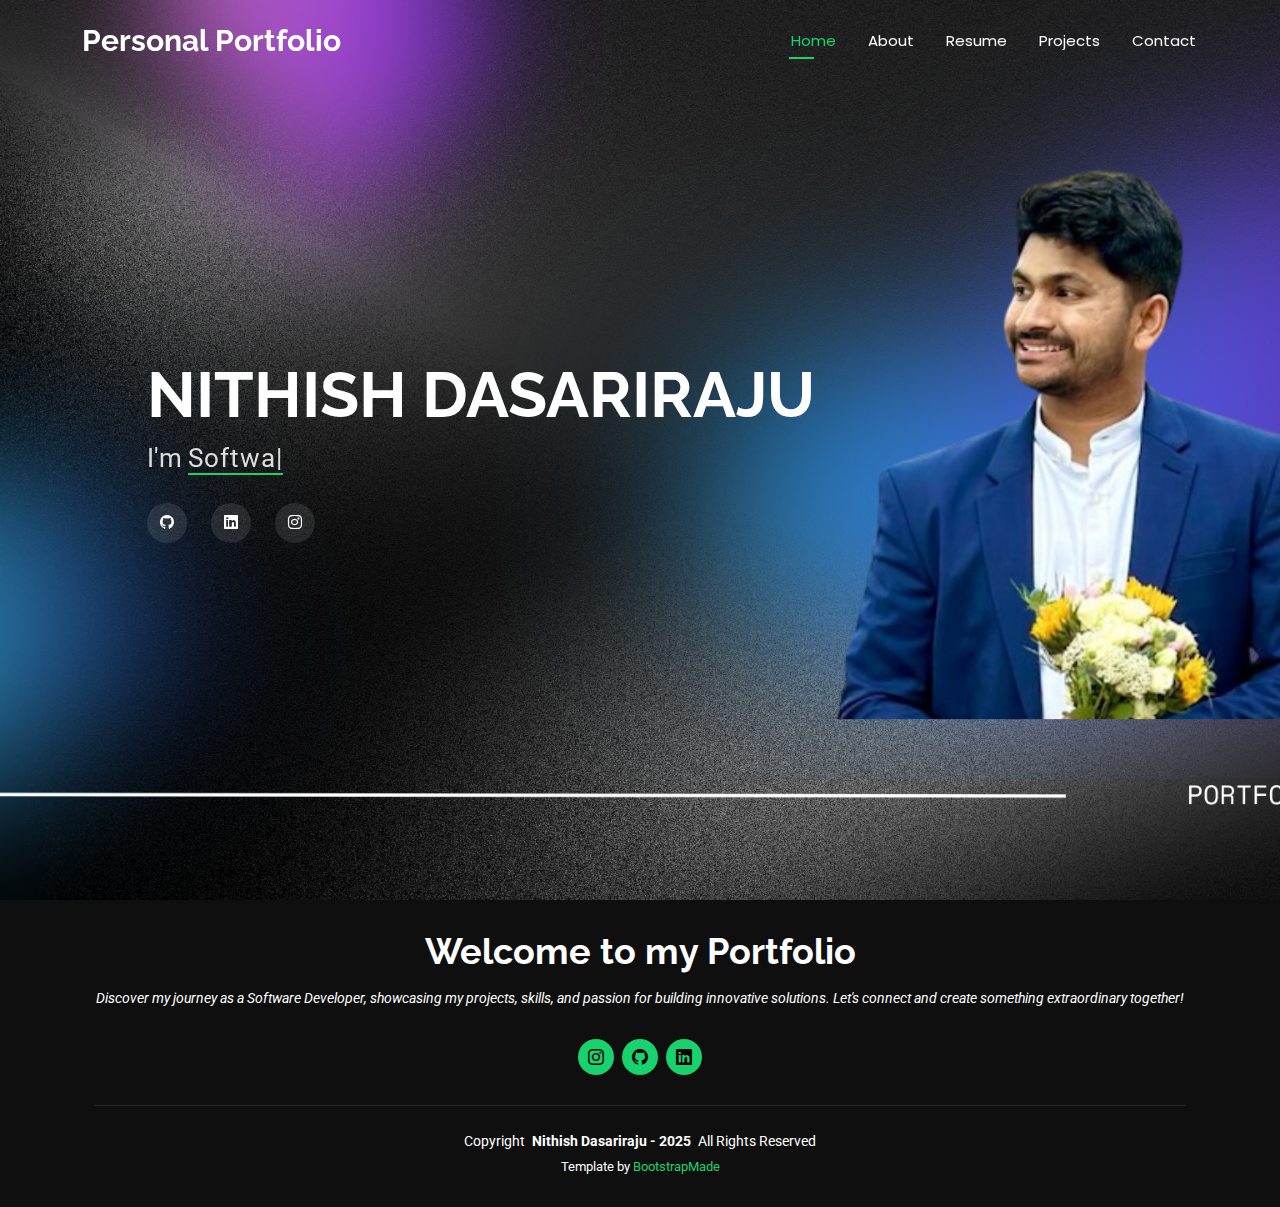
<file: index.html>
<!DOCTYPE html>
<html lang="en">

<head>
  <meta charset="utf-8">
  <meta content="width=device-width, initial-scale=1.0" name="viewport">
  <title>Nithish Dasariraju - Personal Portfolio</title>
  <meta name="description" content="">
  <meta name="keywords" content="">

  <!-- Favicons -->
  <link href="assets/img/favicon.png" rel="icon">
  <link href="assets/img/apple-touch-icon.png" rel="apple-touch-icon">

  <!-- Fonts -->
  <link href="https://fonts.googleapis.com" rel="preconnect">
  <link href="https://fonts.gstatic.com" rel="preconnect" crossorigin>
  <link href="https://fonts.googleapis.com/css2?family=Roboto:ital,wght@0,100;0,300;0,400;0,500;0,700;0,900;1,100;1,300;1,400;1,500;1,700;1,900&family=Poppins:ital,wght@0,100;0,200;0,300;0,400;0,500;0,600;0,700;0,800;0,900;1,100;1,200;1,300;1,400;1,500;1,600;1,700;1,800;1,900&family=Raleway:ital,wght@0,100;0,200;0,300;0,400;0,500;0,600;0,700;0,800;0,900;1,100;1,200;1,300;1,400;1,500;1,600;1,700;1,800;1,900&display=swap" rel="stylesheet">

  <!-- Vendor CSS Files -->
  <link href="assets/vendor/bootstrap/css/bootstrap.min.css" rel="stylesheet">
  <link href="assets/vendor/bootstrap-icons/bootstrap-icons.css" rel="stylesheet">
  <link href="assets/vendor/aos/aos.css" rel="stylesheet">
  <link href="assets/vendor/swiper/swiper-bundle.min.css" rel="stylesheet">
  <link href="assets/vendor/glightbox/css/glightbox.min.css" rel="stylesheet">

  <!-- Main CSS File -->
  <link href="assets/css/main.css" rel="stylesheet">

  <!-- =======================================================
  * Template Name: Personal
  * Template URL: https://bootstrapmade.com/personal-free-resume-bootstrap-template/
  * Updated: Nov 04 2024 with Bootstrap v5.3.3
  * Author: BootstrapMade.com
  * License: https://bootstrapmade.com/license/
  ======================================================== -->
</head>

<body class="index-page">

  <header id="header" class="header d-flex align-items-center fixed-top">
    <div class="container-fluid container-xl position-relative d-flex align-items-center justify-content-between">

      <a href="index.html" class="logo d-flex align-items-center">
        <!-- Uncomment the line below if you also wish to use an image logo -->
        <!-- <img src="assets/img/logo.png" alt=""> -->
        <h1 class="sitename">Personal Portfolio</h1>
      </a>

      <nav id="navmenu" class="navmenu">
        <ul>
          <li><a href="index.html" class="active">Home</a></li>
          <li><a href="about.html">About</a></li>
          <li><a href="resume.html">Resume</a></li>
          <li><a href="projects.html">Projects</a></li>
          <!-- <li><a href="portfolio.html">Portfolio</a></li> -->
          <li><a href="contact.html">Contact</a></li>
        </ul>
        <i class="mobile-nav-toggle d-xl-none bi bi-list"></i>
      </nav>

    </div>
  </header>

  <main class="main">

  <!-- Hero Section -->
<section id="hero" class="hero section dark-background">
  <picture>
    <!-- Image for mobile devices -->
    <source srcset="assets/img/hero-mobile.jpg" media="(max-width: 768px)">
    <!-- Image for desktop devices -->
    <source srcset="assets/img/hero-desktop.png" media="(min-width: 769px)">
    <!-- Fallback image if none of the above conditions match -->
    <img src="assets/img/hero-desktop.png" alt="Hero Background" class="hero-img">
  </picture>
  <div class="container" data-aos="zoom-out" data-aos-delay="100">
    <h2>NITHISH DASARIRAJU</h2>
    <p>I'm <span class="typed" data-typed-items="Software Developer, Masters Graduate"></span><span class="typed-cursor typed-cursor--blink"></span></p>
    <div class="social-links">
      <a href="https://github.com/nithishdasariraju" target="_blank"><i class="bi bi-github"></i></a>
      <a href="https://www.linkedin.com/in/nithish-dasariraju" target="_blank"><i class="bi bi-linkedin"></i></a>
      <a href="https://www.instagram.com/nithishdasariraju/" target="_blank"><i class="bi bi-instagram"></i></a>
    </div>
  </div>
</section>
<!-- /Hero Section -->



  </main>

  <footer id="footer" class="footer dark-background">
    <div class="container">
      <h3 class="sitename">Welcome to my Portfolio</h3>
      <p>Discover my journey as a Software Developer, showcasing my projects, skills, and passion for building innovative solutions. Let's connect and create something extraordinary together!</p>
      <div class="social-links d-flex justify-content-center">
        <a href="https://www.instagram.com/nithishdasariraju/" target="_blank"><i class="bi bi-instagram"></i></a>
        <a href="https://github.com/nithishdasariraju" target="_blank"><i class="bi bi-github"></i></a>
        <a href="https://www.linkedin.com/in/nithish-dasariraju" target="_blank"><i class="bi bi-linkedin"></i></a>
      </div>
      <div class="container">
        <div class="copyright">
          <span>Copyright</span> <strong class="px-1 sitename">Nithish Dasariraju - 2025</strong> <span>All Rights Reserved</span>
        </div>
        <div class="credits">
          Template by <a href="https://bootstrapmade.com/">BootstrapMade</a>
        </div>
      </div>
    </div>
  </footer>

  <!-- Scroll Top -->
  <a href="#" id="scroll-top" class="scroll-top d-flex align-items-center justify-content-center"><i class="bi bi-arrow-up-short"></i></a>

  <!-- Preloader -->
  <div id="preloader"></div>

  <!-- Vendor JS Files -->
  <script src="assets/vendor/bootstrap/js/bootstrap.bundle.min.js"></script>
  <script src="assets/vendor/php-email-form/validate.js"></script>
  <script src="assets/vendor/aos/aos.js"></script>
  <script src="assets/vendor/typed.js/typed.umd.js"></script>
  <script src="assets/vendor/purecounter/purecounter_vanilla.js"></script>
  <script src="assets/vendor/waypoints/noframework.waypoints.js"></script>
  <script src="assets/vendor/swiper/swiper-bundle.min.js"></script>
  <script src="assets/vendor/glightbox/js/glightbox.min.js"></script>
  <script src="assets/vendor/imagesloaded/imagesloaded.pkgd.min.js"></script>
  <script src="assets/vendor/isotope-layout/isotope.pkgd.min.js"></script>

  <!-- Main JS File -->
  <script src="assets/js/main.js"></script>

</body>

</html>
</file>
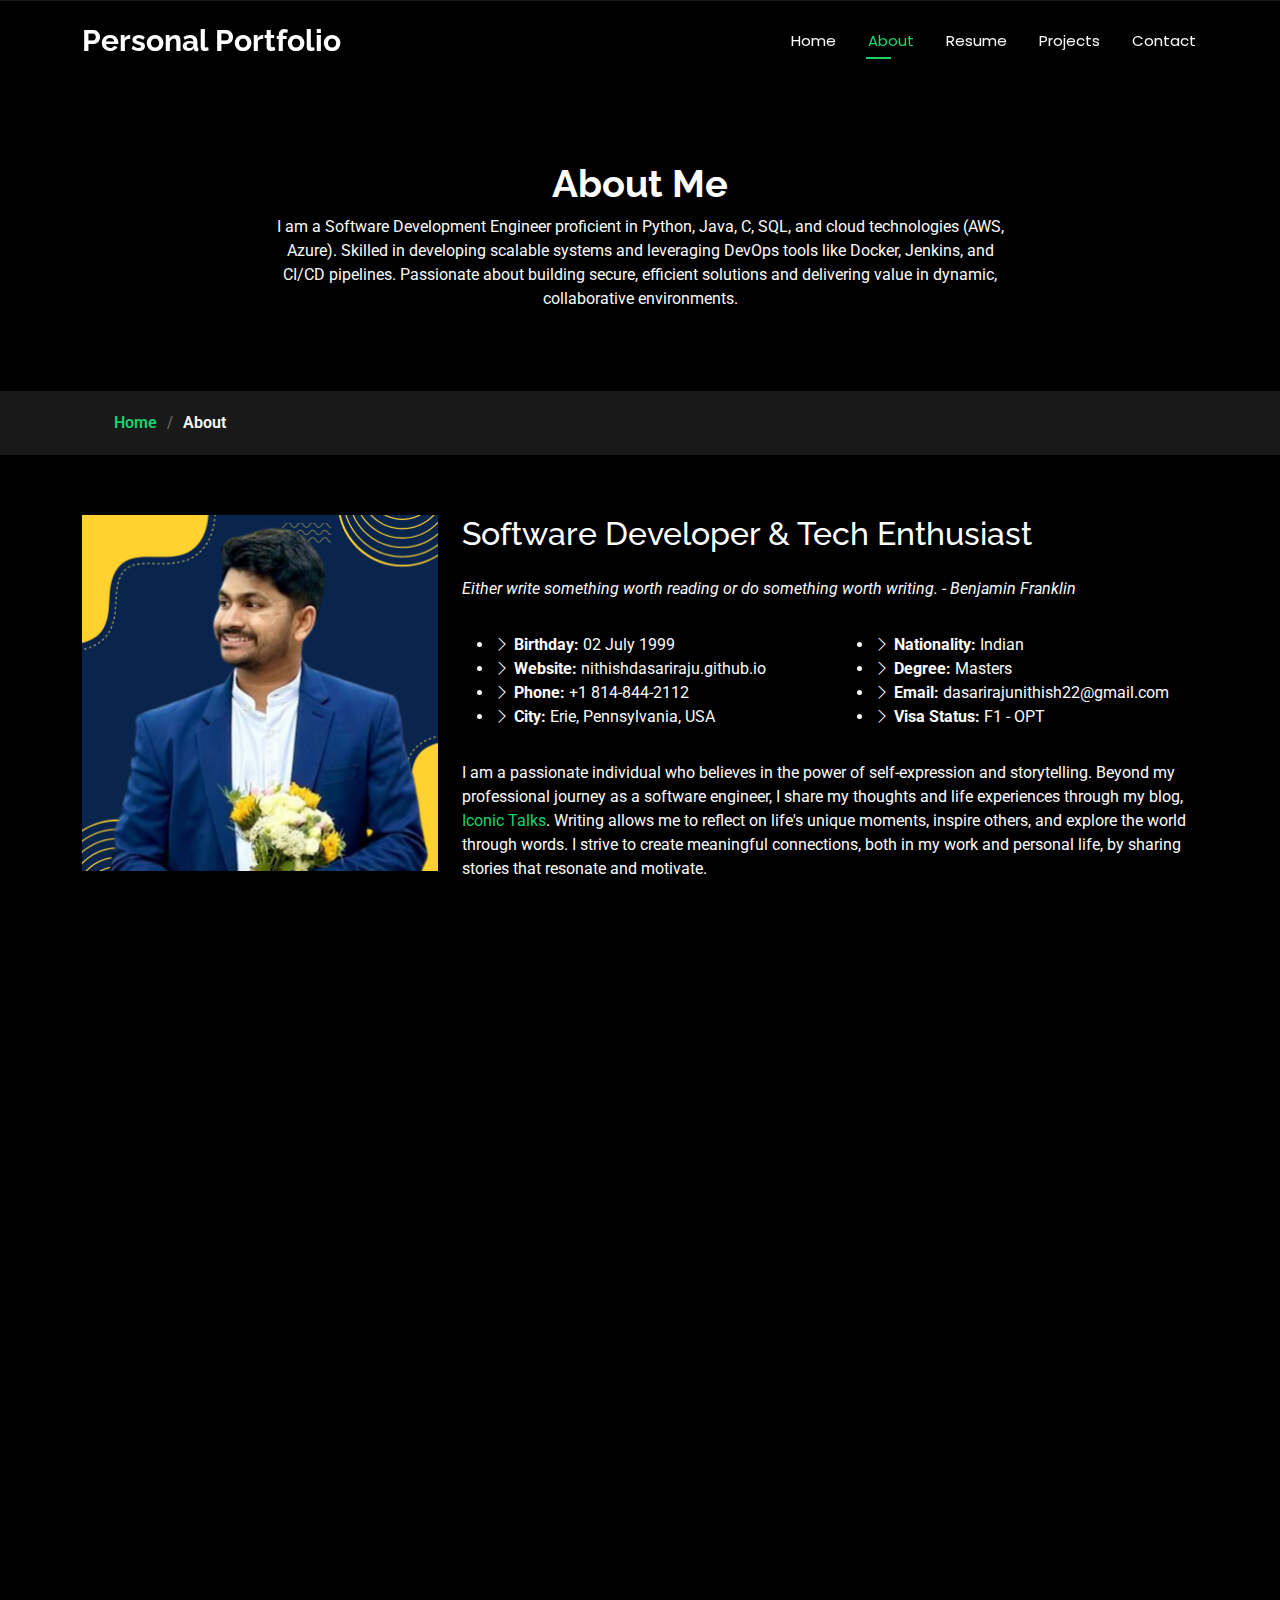
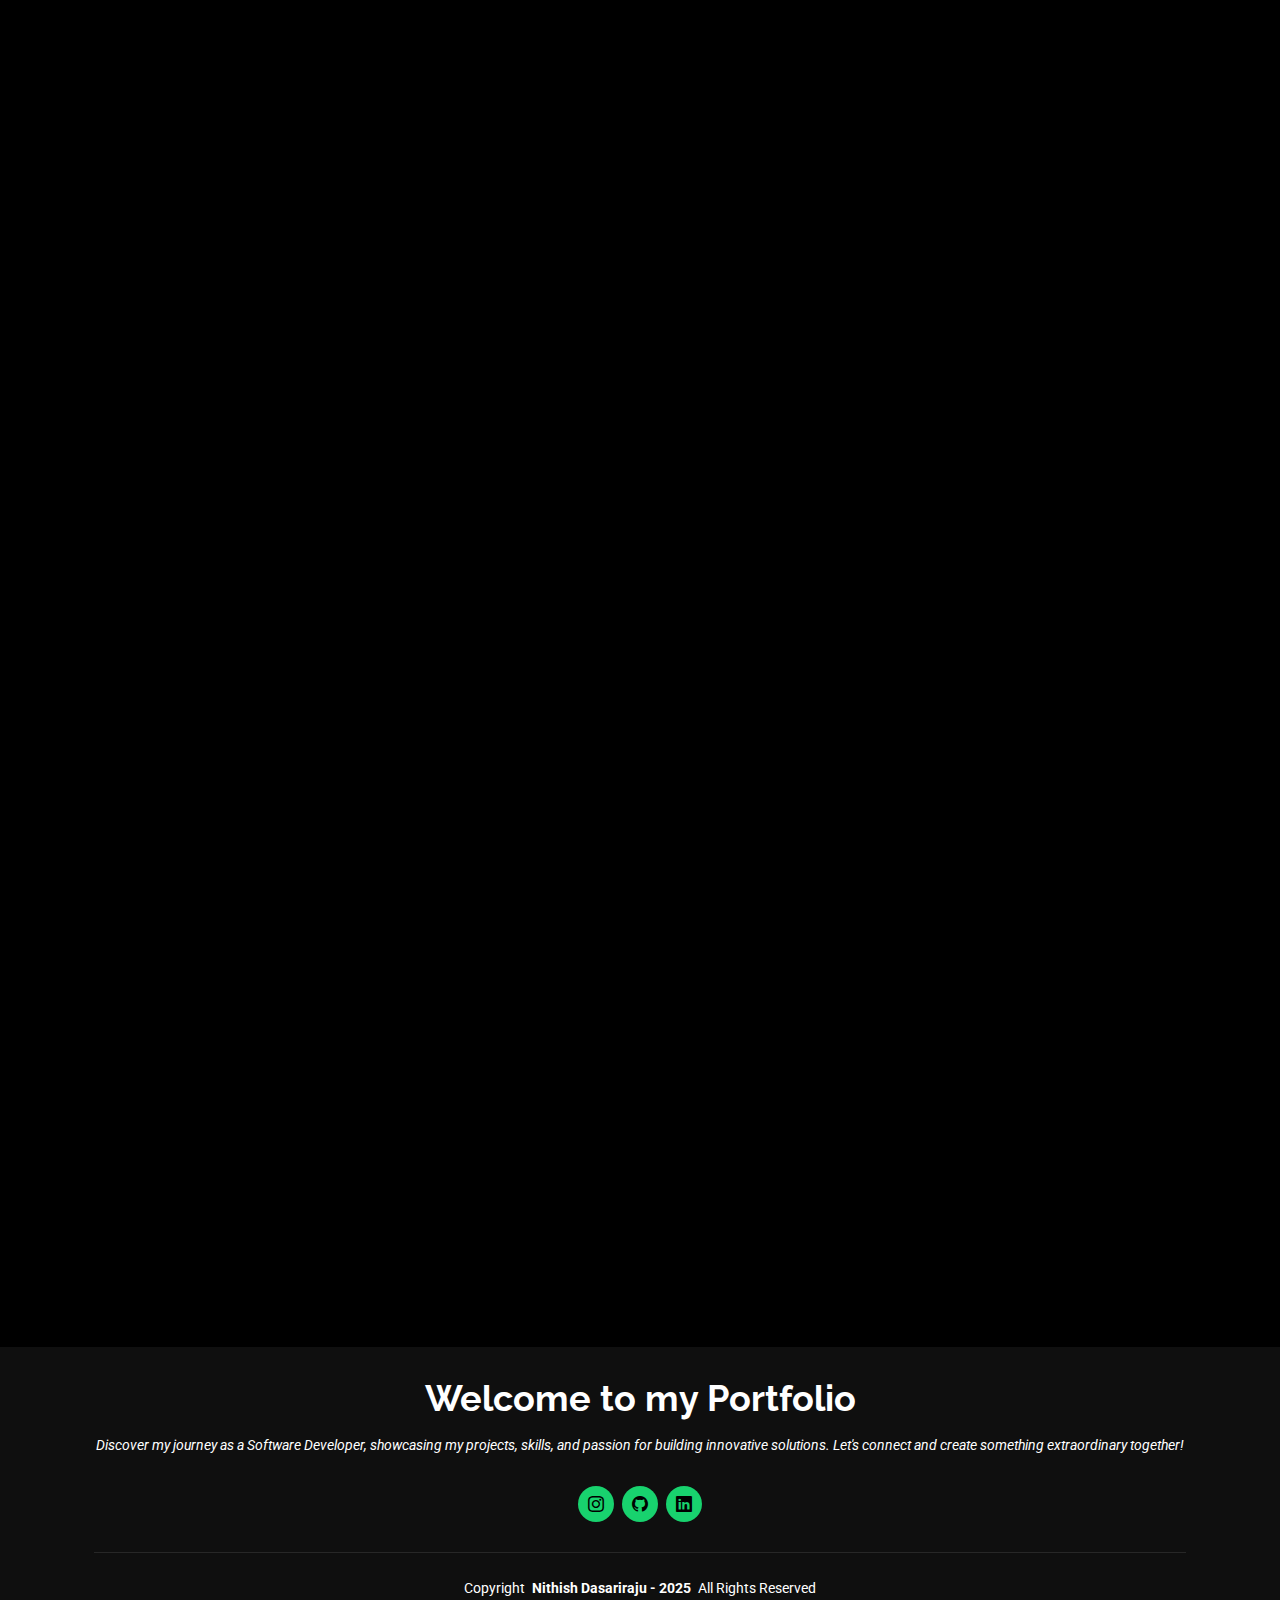
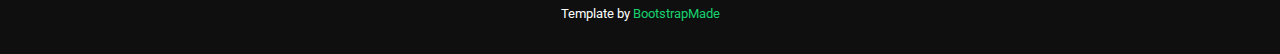
<file: about.html>
<!DOCTYPE html>
<html lang="en">

<head>
  <meta charset="utf-8">
  <meta content="width=device-width, initial-scale=1.0" name="viewport">
  <title>About Me - Personal Portfolio</title>
  <meta name="description" content="">
  <meta name="keywords" content="">

  <!-- Favicons -->
  <link href="assets/img/favicon.png" rel="icon">
  <link href="assets/img/apple-touch-icon.png" rel="apple-touch-icon">

  <!-- Fonts -->
  <link href="https://fonts.googleapis.com" rel="preconnect">
  <link href="https://fonts.gstatic.com" rel="preconnect" crossorigin>
  <link href="https://fonts.googleapis.com/css2?family=Roboto:ital,wght@0,100;0,300;0,400;0,500;0,700;0,900;1,100;1,300;1,400;1,500;1,700;1,900&family=Poppins:ital,wght@0,100;0,200;0,300;0,400;0,500;0,600;0,700;0,800;0,900;1,100;1,200;1,300;1,400;1,500;1,600;1,700;1,800;1,900&family=Raleway:ital,wght@0,100;0,200;0,300;0,400;0,500;0,600;0,700;0,800;0,900;1,100;1,200;1,300;1,400;1,500;1,600;1,700;1,800;1,900&display=swap" rel="stylesheet">

  <!-- Vendor CSS Files -->
  <link href="assets/vendor/bootstrap/css/bootstrap.min.css" rel="stylesheet">
  <link href="assets/vendor/bootstrap-icons/bootstrap-icons.css" rel="stylesheet">
  <link href="assets/vendor/aos/aos.css" rel="stylesheet">
  <link href="assets/vendor/swiper/swiper-bundle.min.css" rel="stylesheet">
  <link href="assets/vendor/glightbox/css/glightbox.min.css" rel="stylesheet">

  <!-- Main CSS File -->
  <link href="assets/css/main.css" rel="stylesheet">

  <!-- =======================================================
  * Template Name: Personal
  * Template URL: https://bootstrapmade.com/personal-free-resume-bootstrap-template/
  * Updated: Nov 04 2024 with Bootstrap v5.3.3
  * Author: BootstrapMade.com
  * License: https://bootstrapmade.com/license/
  ======================================================== -->
</head>

<body class="about-page">

  <header id="header" class="header d-flex align-items-center fixed-top">
    <div class="container-fluid container-xl position-relative d-flex align-items-center justify-content-between">

      <a href="index.html" class="logo d-flex align-items-center">
        <!-- Uncomment the line below if you also wish to use an image logo -->
        <!-- <img src="assets/img/logo.png" alt=""> -->
        <h1 class="sitename">Personal Portfolio</h1>
      </a>

      <nav id="navmenu" class="navmenu">
        <ul>
          <li><a href="index.html">Home</a></li>
          <li><a href="about.html" class="active">About</a></li>
          <li><a href="resume.html">Resume</a></li>
          <li><a href="projects.html">Projects</a></li>
          <!-- <li><a href="portfolio.html">Portfolio</a></li> -->
          <li><a href="contact.html">Contact</a></li>
        </ul>
        <i class="mobile-nav-toggle d-xl-none bi bi-list"></i>
      </nav>

    </div>
  </header>

  <main class="main">

    <!-- Page Title -->
    <div class="page-title" data-aos="fade">
      <div class="heading">
        <div class="container">
          <div class="row d-flex justify-content-center text-center">
            <div class="col-lg-8">
              <h1>About Me</h1>
              <p class="mb-0">I am a Software Development Engineer proficient in Python, Java, C, SQL, and cloud technologies (AWS, Azure). Skilled in developing scalable systems and leveraging DevOps tools like Docker, Jenkins, and CI/CD pipelines. Passionate about building secure, efficient solutions and delivering value in dynamic, collaborative environments.</p>
            </div>
          </div>
        </div>
      </div>
      <nav class="breadcrumbs">
        <div class="container">
          <ol>
            <li><a href="index.html">Home</a></li>
            <li class="current">About</li>
          </ol>
        </div>
      </nav>
    </div><!-- End Page Title -->

    <!-- About Section -->
    <section id="about" class="about section">

      <div class="container" data-aos="fade-up" data-aos-delay="100">

        <div class="row gy-4 justify-content-center">
          <div class="col-lg-4">
            <img src="assets/img/profile-img.jpg" class="img-fluid" alt="">
          </div>
          <div class="col-lg-8 content">
            <h2>Software Developer &amp; Tech Enthusiast</h2>
            <p class="fst-italic py-3">
              Either write something worth reading or do something worth writing. - Benjamin Franklin
            </p>
            <div class="row">
              <div class="col-lg-6">
                <ul>
                  <li><i class="bi bi-chevron-right"></i> <strong>Birthday:</strong> <span>02 July 1999</span></li>
                  <li><i class="bi bi-chevron-right"></i> <strong>Website:</strong> <span>nithishdasariraju.github.io</span></li>
                  <li><i class="bi bi-chevron-right"></i> <strong>Phone:</strong> <span>+1 814-844-2112</span></li>
                  <li><i class="bi bi-chevron-right"></i> <strong>City:</strong> <span>Erie, Pennsylvania, USA</span></li>
                </ul>
              </div>
              <div class="col-lg-6">
                <ul>
                  <li><i class="bi bi-chevron-right"></i> <strong>Nationality:</strong> <span>Indian</span></li>
                  <li><i class="bi bi-chevron-right"></i> <strong>Degree:</strong> <span>Masters</span></li>
                  <li><i class="bi bi-chevron-right"></i> <strong>Email:</strong> <span>dasarirajunithish22@gmail.com</span></li>
                  <li><i class="bi bi-chevron-right"></i> <strong>Visa Status:</strong> <span>F1 - OPT</span></li>
                </ul>
              </div>
            </div>
            <p class="py-3">
              I am a passionate individual who believes in the power of self-expression and storytelling. Beyond my professional journey as a software engineer, I share my thoughts and life experiences through my blog, <a href="https://elseiconictalks.wordpress.com/" target="_blank">Iconic Talks</a>. Writing allows me to reflect on life's unique moments, inspire others, and explore the world through words. I strive to create meaningful connections, both in my work and personal life, by sharing stories that resonate and motivate.
            </p>
          </div>
        </div>

      </div>

    </section><!-- /About Section -->

    <!-- Stats Section -->
    <section id="stats" class="stats section">

      <div class="container" data-aos="fade-up" data-aos-delay="100">

        <div class="row gy-4">

          <div class="col-lg-3 col-md-6 d-flex flex-column align-items-center">
            <i class="bi bi-emoji-smile"></i>
            <div class="stats-item">
              <span data-purecounter-start="0" data-purecounter-end="1" data-purecounter-duration="1" class="purecounter"></span>
              <p>Happy Clients</p>
            </div>
          </div><!-- End Stats Item -->

          <div class="col-lg-3 col-md-6 d-flex flex-column align-items-center">
            <i class="bi bi-journal-richtext"></i>
            <div class="stats-item">
              <span data-purecounter-start="0" data-purecounter-end="6" data-purecounter-duration="1" class="purecounter"></span>
              <p>Projects</p>
            </div>
          </div><!-- End Stats Item -->

          <div class="col-lg-3 col-md-6 d-flex flex-column align-items-center">
            <i class="bi bi-headset"></i>
            <div class="stats-item">
              <span data-purecounter-start="0" data-purecounter-end="2" data-purecounter-duration="1" class="purecounter"></span>
              <p>Years of Experience</p>
            </div>
          </div><!-- End Stats Item -->

          <div class="col-lg-3 col-md-6 d-flex flex-column align-items-center">
            <i class="bi bi-people"></i>
            <div class="stats-item">
              <span data-purecounter-start="0" data-purecounter-end="7" data-purecounter-duration="1" class="purecounter"></span>
              <p>Certificates</p>
            </div>
          </div><!-- End Stats Item -->

        </div>

      </div>

    </section><!-- /Stats Section -->

    <!-- Skills Section -->
    <section id="skills" class="skills section">

      <!-- Section Title -->
      <div class="container section-title" data-aos="fade-up">
        <h2>Skills</h2>
        <div><span>My</span> <span class="description-title">Skills</span></div>
      </div><!-- End Section Title -->

      <div class="container" data-aos="fade-up" data-aos-delay="100">

        <div class="row skills-content skills-animation">

          <div class="col-lg-6">

            <div class="progress">
              <span class="skill"><span>Programming Languages</span> <i class="val">73%</i></span>
              <div class="progress-bar-wrap">
                <div class="progress-bar" role="progressbar" aria-valuenow="63" aria-valuemin="0" aria-valuemax="100"></div>
              </div>
            </div><!-- End Skills Item -->

            <div class="progress">
              <span class="skill"><span>Development Tools</span> <i class="val">85%</i></span>
              <div class="progress-bar-wrap">
                <div class="progress-bar" role="progressbar" aria-valuenow="85" aria-valuemin="0" aria-valuemax="100"></div>
              </div>
            </div><!-- End Skills Item -->

            <div class="progress">
              <span class="skill"><span>Databases</span> <i class="val">75%</i></span>
              <div class="progress-bar-wrap">
                <div class="progress-bar" role="progressbar" aria-valuenow="75" aria-valuemin="0" aria-valuemax="100"></div>
              </div>
            </div><!-- End Skills Item -->

          </div>

          <div class="col-lg-6">

            <div class="progress">
              <span class="skill"><span>Cloud Services</span> <i class="val">61%</i></span>
              <div class="progress-bar-wrap">
                <div class="progress-bar" role="progressbar" aria-valuenow="61" aria-valuemin="0" aria-valuemax="100"></div>
              </div>
            </div><!-- End Skills Item -->

            <div class="progress">
              <span class="skill"><span>Automation - DevOps Tools</span> <i class="val">60%</i></span>
              <div class="progress-bar-wrap">
                <div class="progress-bar" role="progressbar" aria-valuenow="70" aria-valuemin="0" aria-valuemax="100"></div>
              </div>
            </div><!-- End Skills Item -->

            <div class="progress">
              <span class="skill"><span>Agile Methodoligies</span> <i class="val">55%</i></span>
              <div class="progress-bar-wrap">
                <div class="progress-bar" role="progressbar" aria-valuenow="55" aria-valuemin="0" aria-valuemax="100"></div>
              </div>
            </div><!-- End Skills Item -->

          </div>

        </div>

      </div>

    </section><!-- /Skills Section -->

    <!-- Interests Section -->
<section id="interests" class="interests section">

  <!-- Section Title -->
  <div class="container section-title" data-aos="fade-up">
    <h2>Features</h2>
    <div><span>I'm</span> <span class="description-title">interested in</span></div>
  </div><!-- End Section Title -->

  <div class="container">

    <div class="row gy-4">

      <div class="col-lg-3 col-md-4" data-aos="fade-up" data-aos-delay="100">
        <div class="features-item">
          <i class="bi bi-code-slash" style="color: #ffbb2c;"></i>
          <h3><a href="" class="stretched-link">Coding</a></h3>
        </div>
      </div><!-- End Feature Item -->

      <div class="col-lg-3 col-md-4" data-aos="fade-up" data-aos-delay="200">
        <div class="features-item">
          <i class="bi bi-search" style="color: #5578ff;"></i>
          <h3><a href="" class="stretched-link">Research</a></h3>
        </div>
      </div><!-- End Feature Item -->

      <div class="col-lg-3 col-md-4" data-aos="fade-up" data-aos-delay="300">
        <div class="features-item">
          <i class="bi bi-lightbulb" style="color: #e80368;"></i>
          <h3><a href="" class="stretched-link">Implementation</a></h3>
        </div>
      </div><!-- End Feature Item -->

      <div class="col-lg-3 col-md-4" data-aos="fade-up" data-aos-delay="400">
        <div class="features-item">
          <i class="bi bi-puzzle" style="color: #e361ff;"></i>
          <h3><a href="" class="stretched-link">Problem-Solving</a></h3>
        </div>
      </div><!-- End Feature Item -->

      <div class="col-lg-3 col-md-4" data-aos="fade-up" data-aos-delay="500">
        <div class="features-item">
          <i class="bi bi-people" style="color: #47aeff;"></i>
          <h3><a href="" class="stretched-link">Collaboration</a></h3>
        </div>
      </div><!-- End Feature Item -->

      <div class="col-lg-3 col-md-4" data-aos="fade-up" data-aos-delay="600">
        <div class="features-item">
          <i class="bi bi-pencil" style="color: #ffa76e;"></i>
          <h3><a href="" class="stretched-link">Writing Blogs</a></h3>
        </div>
      </div><!-- End Feature Item -->

      <div class="col-lg-3 col-md-4" data-aos="fade-up" data-aos-delay="700">
        <div class="features-item">
          <i class="bi bi-briefcase" style="color: #11dbcf;"></i>
          <h3><a href="" class="stretched-link">Business Establishment</a></h3>
        </div>
      </div><!-- End Feature Item -->

      <div class="col-lg-3 col-md-4" data-aos="fade-up" data-aos-delay="800">
        <div class="features-item">
          <i class="bi bi-music-note-beamed" style="color: #4233ff;"></i>
          <h3><a href="" class="stretched-link">Dancing</a></h3>
        </div>
      </div><!-- End Feature Item -->

      <div class="col-lg-3 col-md-4" data-aos="fade-up" data-aos-delay="900">
        <div class="features-item">
          <i class="bi bi-camera" style="color: #b2904f;"></i>
          <h3><a href="" class="stretched-link">Photography</a></h3>
        </div>
      </div><!-- End Feature Item -->

      <div class="col-lg-3 col-md-4" data-aos="fade-up" data-aos-delay="1000">
        <div class="features-item">
          <i class="bi bi-scissors" style="color: #b20969;"></i>
          <h3><a href="" class="stretched-link">Photo/Video Editing</a></h3>
        </div>
      </div><!-- End Feature Item -->

      <div class="col-lg-3 col-md-4" data-aos="fade-up" data-aos-delay="1100">
        <div class="features-item">
          <i class="bi bi-egg-fried" style="color: #ff5828;"></i>
          <h3><a href="" class="stretched-link">Cooking</a></h3>
        </div>
      </div><!-- End Feature Item -->

      <div class="col-lg-3 col-md-4" data-aos="fade-up" data-aos-delay="1200">
        <div class="features-item">
          <i class="bi bi-palette" style="color: #29cc61;"></i>
          <h3><a href="" class="stretched-link">Creativity</a></h3>
        </div>
      </div><!-- End Feature Item -->

    </div>

  </div>

</section><!-- /Interests Section -->


    <!-- Testimonials Section -->
    <section id="testimonials" class="testimonials section">

      <!-- Section Title -->
      <div class="container section-title" data-aos="fade-up">
        <h2>Testimonials</h2>
        <div><span>Check my</span> <span class="description-title">Testimonials</span></div>
      </div><!-- End Section Title -->

      <div class="container" data-aos="fade-up" data-aos-delay="100">

        <div class="swiper init-swiper" data-speed="600" data-delay="5000">
          <script type="application/json" class="swiper-config">
            {
              "loop": true,
              "speed": 600,
              "autoplay": {
                "delay": 5000
              },
              "slidesPerView": "auto",
              "pagination": {
                "el": ".swiper-pagination",
                "type": "bullets",
                "clickable": true
              },
              "breakpoints": {
                "320": {
                  "slidesPerView": 1,
                  "spaceBetween": 40
                },
                "1200": {
                  "slidesPerView": 3,
                  "spaceBetween": 20
                }
              }
            }
          </script>
          <div class="swiper-wrapper">

            <div class="swiper-slide">
              <div class="testimonial-item" "="">
            <p>
              <i class=" bi bi-quote quote-icon-left"></i>
                <span>"Nithish’s attention to detail and ability to handle complex client workflows were remarkable. As a Client Associate at Resource Pro, he effectively managed over 300 policy transactions monthly, ensuring 100% compliance with client requirements. His proactive approach to streamlining processes improved operational efficiency by 15% and maintained exceptional accuracy. A reliable and dedicated professional who adds value to any project he works on!"</span>
                <i class="bi bi-quote quote-icon-right"></i>
                </p>
                <img src="assets/img/testimonials/testimonials-1.jpg" class="testimonial-img" alt="">
                <h3>Ms. P Jayshree Somaiah</h3>
                <h4>Manager, Resource Pro</h4>
              </div>
            </div><!-- End testimonial item -->

            <div class="swiper-slide">
              <div class="testimonial-item">
                <p>
                  <i class="bi bi-quote quote-icon-left"></i>
                  <span>"Nithish stands out as a hardworking, inquisitive, and determined individual. His ability to absorb and apply theoretical knowledge in practical situations is exceptional. With strong analytical skills and eloquence in expressing ideas, he has consistently impressed with his innovative approach and commitment to achieving perfection. I am confident in his ability to excel in any professional endeavor he undertakes."</span>
                  <i class="bi bi-quote quote-icon-right"></i>
                </p>
                <img src="assets/img/testimonials/testimonials-2.jpg" class="testimonial-img" alt="">
                <h3>Dr. P Venkata Ramana</h3>
                <h4>Dean of Academics, MBU</h4>
              </div>
            </div><!-- End testimonial item -->

            <div class="swiper-slide">
              <div class="testimonial-item">
                <p>
                  <i class="bi bi-quote quote-icon-left"></i>
                  <span>"Nithish exemplifies focus, time management, and collaborative spirit. His leadership in group projects and innovative solutions during his final-year project on Child Protection Wearable Devices showcased his ability to solve real-world problems effectively. His ability to inspire teammates and deliver under pressure makes him a dependable and innovative professional who is always striving for excellence."</span>
                  <i class="bi bi-quote quote-icon-right"></i>
                </p>
                <img src="assets/img/testimonials/testimonials-3.jpg" class="testimonial-img" alt="">
                <h3>Dr. N Gireesh</h3>
                <h4>Head of Dept., MBU</h4>
              </div>
            </div><!-- End testimonial item -->

            <div class="swiper-slide">
              <div class="testimonial-item">
                <p>
                  <i class="bi bi-quote quote-icon-left"></i>
                  <span>"Nithish is a quick learner with exceptional problem-solving skills and a knack for simplifying complex concepts. During his undergraduate studies, he demonstrated outstanding leadership abilities by mentoring juniors in computer networking and delivering impressive presentations on cutting-edge technologies like RedTacton. His dedication, technical expertise, and proactive participation in discussions make him a valuable asset in both academic and professional settings."</span>
                  <i class="bi bi-quote quote-icon-right"></i>
                </p>
                <img src="assets/img/testimonials/testimonials-4.jpg" class="testimonial-img" alt="">
                <h3>Mr. R Nagengra</h3>
                <h4>Associate Professor, MBU</h4>
              </div>
            </div><!-- End testimonial item -->

          </div>
          <div class="swiper-pagination"></div>
        </div>

      </div>

    </section><!-- /Testimonials Section -->

  </main>

  <footer id="footer" class="footer dark-background">
    <div class="container">
      <h3 class="sitename">Welcome to my Portfolio</h3>
      <p>Discover my journey as a Software Developer, showcasing my projects, skills, and passion for building innovative solutions. Let's connect and create something extraordinary together!</p>
      <div class="social-links d-flex justify-content-center">
        <a href="https://www.instagram.com/nithishdasariraju/" target="_blank"><i class="bi bi-instagram"></i></a>
        <a href="https://github.com/nithishdasariraju" target="_blank"><i class="bi bi-github"></i></a>
        <a href="https://www.linkedin.com/in/nithish-dasariraju" target="_blank"><i class="bi bi-linkedin"></i></a>
      </div>
      <div class="container">
        <div class="copyright">
          <span>Copyright</span> <strong class="px-1 sitename">Nithish Dasariraju - 2025</strong> <span>All Rights Reserved</span>
        </div>
        <div class="credits">
          Template by <a href="https://bootstrapmade.com/">BootstrapMade</a>
        </div>
      </div>
    </div>
  </footer>

  <!-- Scroll Top -->
  <a href="#" id="scroll-top" class="scroll-top d-flex align-items-center justify-content-center"><i class="bi bi-arrow-up-short"></i></a>

  <!-- Preloader -->
  <div id="preloader"></div>

  <!-- Vendor JS Files -->
  <script src="assets/vendor/bootstrap/js/bootstrap.bundle.min.js"></script>
  <script src="assets/vendor/php-email-form/validate.js"></script>
  <script src="assets/vendor/aos/aos.js"></script>
  <script src="assets/vendor/typed.js/typed.umd.js"></script>
  <script src="assets/vendor/purecounter/purecounter_vanilla.js"></script>
  <script src="assets/vendor/waypoints/noframework.waypoints.js"></script>
  <script src="assets/vendor/swiper/swiper-bundle.min.js"></script>
  <script src="assets/vendor/glightbox/js/glightbox.min.js"></script>
  <script src="assets/vendor/imagesloaded/imagesloaded.pkgd.min.js"></script>
  <script src="assets/vendor/isotope-layout/isotope.pkgd.min.js"></script>

  <!-- Main JS File -->
  <script src="assets/js/main.js"></script>

</body>

</html>
</file>
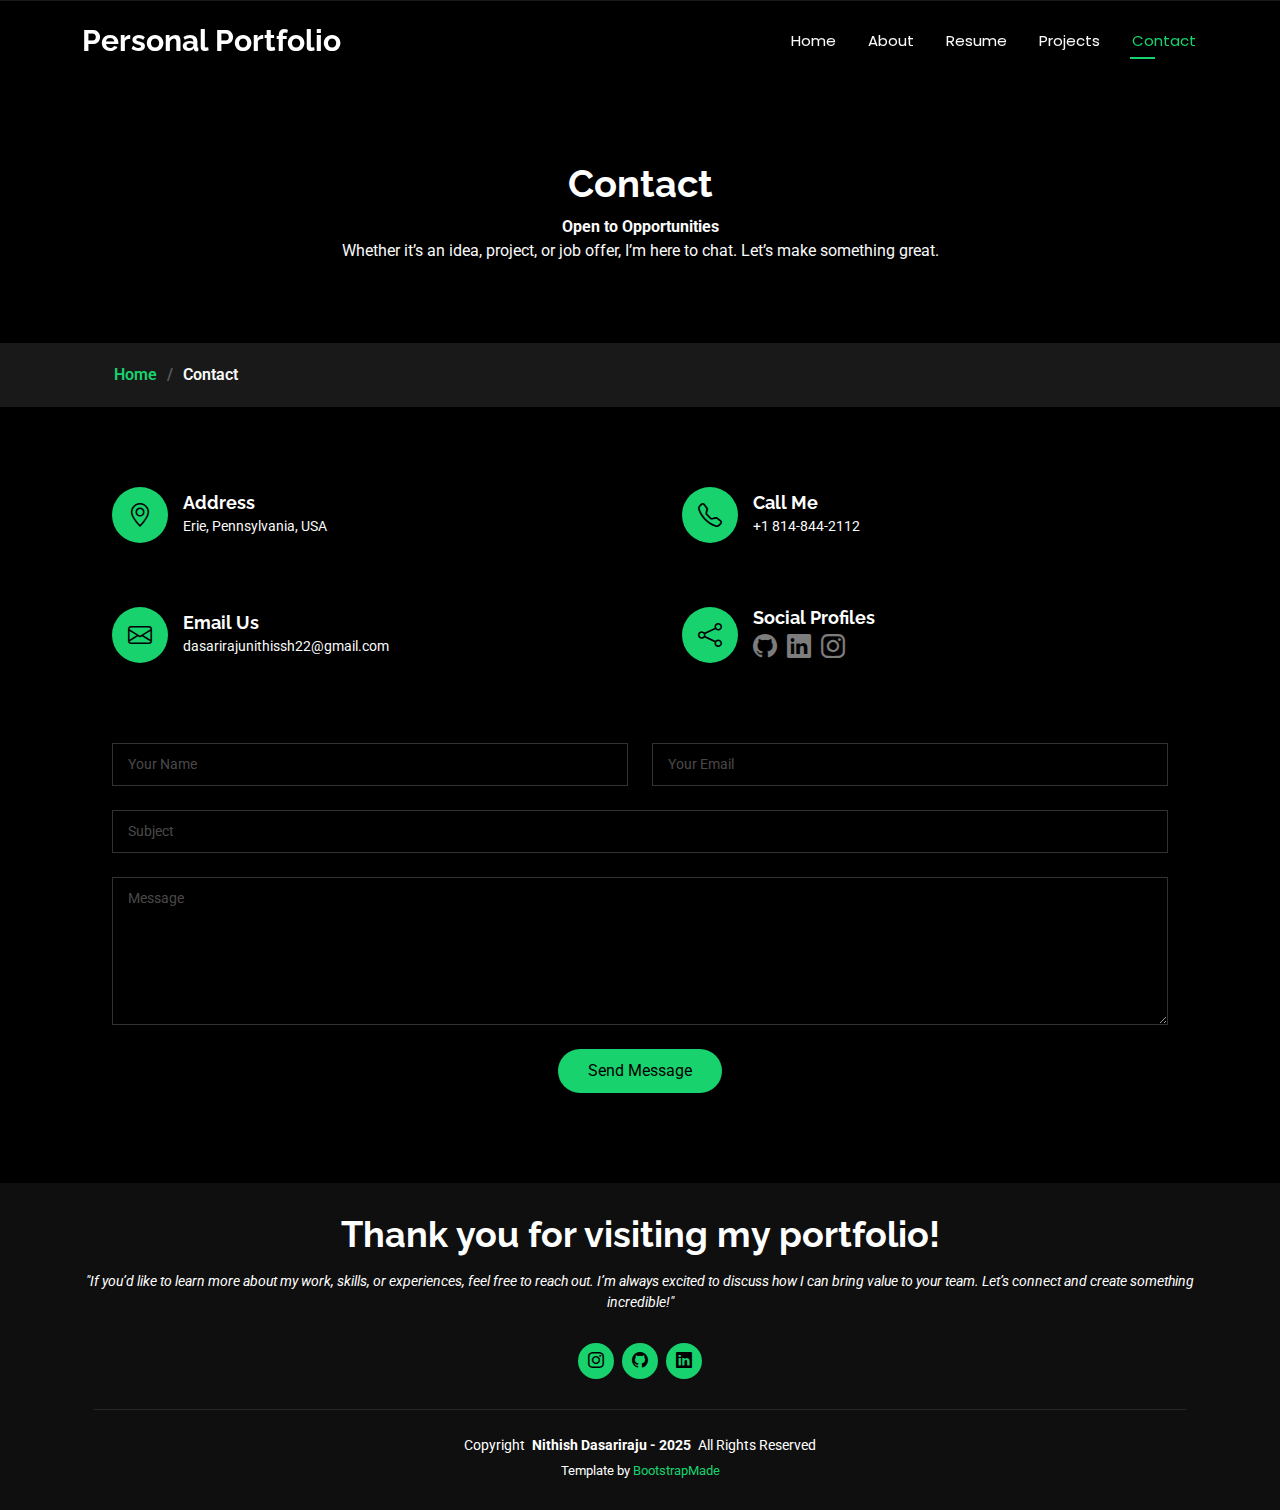
<file: contact.html>
<!DOCTYPE html>
<html lang="en">

<head>
  <meta charset="utf-8">
  <meta content="width=device-width, initial-scale=1.0" name="viewport">
  <title>Contact - Personal Portfolio</title>
  <meta name="description" content="">
  <meta name="keywords" content="">

  <!-- Favicons -->
  <link href="assets/img/favicon.png" rel="icon">
  <link href="assets/img/apple-touch-icon.png" rel="apple-touch-icon">

  <!-- Fonts -->
  <link href="https://fonts.googleapis.com" rel="preconnect">
  <link href="https://fonts.gstatic.com" rel="preconnect" crossorigin>
  <link href="https://fonts.googleapis.com/css2?family=Roboto:ital,wght@0,100;0,300;0,400;0,500;0,700;0,900;1,100;1,300;1,400;1,500;1,700;1,900&family=Poppins:ital,wght@0,100;0,200;0,300;0,400;0,500;0,600;0,700;0,800;0,900;1,100;1,200;1,300;1,400;1,500;1,600;1,700;1,800;1,900&family=Raleway:ital,wght@0,100;0,200;0,300;0,400;0,500;0,600;0,700;0,800;0,900;1,100;1,200;1,300;1,400;1,500;1,600;1,700;1,800;1,900&display=swap" rel="stylesheet">

  <!-- Vendor CSS Files -->
  <link href="assets/vendor/bootstrap/css/bootstrap.min.css" rel="stylesheet">
  <link href="assets/vendor/bootstrap-icons/bootstrap-icons.css" rel="stylesheet">
  <link href="assets/vendor/aos/aos.css" rel="stylesheet">
  <link href="assets/vendor/swiper/swiper-bundle.min.css" rel="stylesheet">
  <link href="assets/vendor/glightbox/css/glightbox.min.css" rel="stylesheet">

  <!-- Main CSS File -->
  <link href="assets/css/main.css" rel="stylesheet">

  <!-- =======================================================
  * Template Name: Personal
  * Template URL: https://bootstrapmade.com/personal-free-resume-bootstrap-template/
  * Updated: Nov 04 2024 with Bootstrap v5.3.3
  * Author: BootstrapMade.com
  * License: https://bootstrapmade.com/license/
  ======================================================== -->
</head>

<body class="contact-page">

  <header id="header" class="header d-flex align-items-center fixed-top">
    <div class="container-fluid container-xl position-relative d-flex align-items-center justify-content-between">

      <a href="index.html" class="logo d-flex align-items-center">
        <!-- Uncomment the line below if you also wish to use an image logo -->
        <!-- <img src="assets/img/logo.png" alt=""> -->
        <h1 class="sitename">Personal Portfolio</h1>
      </a>

      <nav id="navmenu" class="navmenu">
        <ul>
          <li><a href="index.html">Home</a></li>
          <li><a href="about.html">About</a></li>
          <li><a href="resume.html">Resume</a></li>
          <li><a href="projects.html">Projects</a></li>
          <!-- <li><a href="portfolio.html">Portfolio</a></li> -->
          <li><a href="contact.html" class="active">Contact</a></li>
        </ul>
        <i class="mobile-nav-toggle d-xl-none bi bi-list"></i>
      </nav>

    </div>
  </header>

  <main class="main">

    <!-- Page Title -->
    <div class="page-title" data-aos="fade">
      <div class="heading">
        <div class="container">
          <div class="row d-flex justify-content-center text-center">
            <div class="col-lg-8">
              <h1>Contact</h1>
              <p class="mb-0">
                <strong>Open to Opportunities</strong><br>
                Whether it’s an idea, project, or job offer, I’m here to chat. Let’s make something great.
              </p>              
            </div>
          </div>
        </div>
      </div>
      <nav class="breadcrumbs">
        <div class="container">
          <ol>
            <li><a href="index.html">Home</a></li>
            <li class="current">Contact</li>
          </ol>
        </div>
      </nav>
    </div><!-- End Page Title -->

    <!-- Contact Section -->
    <section id="contact" class="contact section">

      <div class="container" data-aos="fade-up" data-aos-delay="100">

        <div class="row gy-4">

          <div class="col-md-6">
            <div class="info-item d-flex align-items-center" data-aos="fade-up" data-aos-delay="200">
              <i class="icon bi bi-geo-alt flex-shrink-0"></i>
              <div>
                <h3>Address</h3>
                <p>Erie, Pennsylvania, USA</p>
              </div>
            </div>
          </div><!-- End Info Item -->

          <div class="col-md-6">
            <div class="info-item d-flex align-items-center" data-aos="fade-up" data-aos-delay="300">
              <i class="icon bi bi-telephone flex-shrink-0"></i>
              <div>
                <h3>Call Me</h3>
                <p>+1 814-844-2112</p>
              </div>
            </div>
          </div><!-- End Info Item -->

          <div class="col-md-6">
            <div class="info-item d-flex align-items-center" data-aos="fade-up" data-aos-delay="400">
              <i class="icon bi bi-envelope flex-shrink-0"></i>
              <div>
                <h3>Email Us</h3>
                <p>dasarirajunithissh22@gmail.com</p>
              </div>
            </div>
          </div><!-- End Info Item -->

          <div class="col-md-6">
            <div class="info-item d-flex align-items-center" data-aos="fade-up" data-aos-delay="500">
              <i class="icon bi bi-share flex-shrink-0"></i>
              <div>
                <h3>Social Profiles</h3>
                <div class="social-links">
                  <a href="https://github.com/nithishdasariraju" target="_blank"><i class="bi bi-github"></i></a>
                  <a href="https://www.linkedin.com/in/nithish-dasariraju" target="_blank"><i class="bi bi-linkedin"></i></a>
                  <a href="https://www.instagram.com/nithishdasariraju/" target="_blank"><i class="bi bi-instagram"></i></a>
                </div>
              </div>
            </div>
          </div><!-- End Info Item -->

        </div>

       <form action="https://formspree.io/f/xzzzplvb" method="POST" class="php-email-form" data-aos="fade-up" data-aos-delay="600">
  <div class="row gy-4">
    <div class="col-md-6">
      <input type="text" name="name" class="form-control" placeholder="Your Name" required>
    </div>
    <div class="col-md-6">
      <input type="email" name="email" class="form-control" placeholder="Your Email" required>
    </div>
    <div class="col-md-12">
      <input type="text" name="subject" class="form-control" placeholder="Subject" required>
    </div>
    <div class="col-md-12">
      <textarea name="message" rows="6" class="form-control" placeholder="Message" required></textarea>
    </div>
    <div class="col-md-12 text-center">
      <button type="submit">Send Message</button>
    </div>
  </div>
</form>
<!-- End Contact Form -->

      </div>

    </section><!-- /Contact Section -->

  </main>

  <footer id="footer" class="footer dark-background">
    <div class="container">
      <h3 class="sitename">Thank you for visiting my portfolio! </h3>
      <p>"If you’d like to learn more about my work, skills, or experiences, feel free to reach out. I’m always excited to discuss how I can bring value to your team. Let’s connect and create something incredible!"</p>
      <div class="social-links d-flex justify-content-center">
        <a href="https://www.instagram.com/nithishdasariraju/" target="_blank"><i class="bi bi-instagram"></i></a>
        <a href="https://github.com/nithishdasariraju" target="_blank"><i class="bi bi-github"></i></a>
        <a href="https://www.linkedin.com/in/nithish-dasariraju" target="_blank"><i class="bi bi-linkedin"></i></a>
      </div>
      <div class="container">
        <div class="copyright">
          <span>Copyright</span> <strong class="px-1 sitename">Nithish Dasariraju - 2025</strong> <span>All Rights Reserved</span>
        </div>
        <div class="credits">
          Template by <a href="https://bootstrapmade.com/">BootstrapMade</a>
        </div>
      </div>
    </div>
  </footer>

  <!-- Scroll Top -->
  <a href="#" id="scroll-top" class="scroll-top d-flex align-items-center justify-content-center"><i class="bi bi-arrow-up-short"></i></a>

  <!-- Preloader -->
  <div id="preloader"></div>

  <!-- Vendor JS Files -->
  <script src="assets/vendor/bootstrap/js/bootstrap.bundle.min.js"></script>
<!--   <script src="assets/vendor/php-email-form/validate.js"></script> -->
  <script src="assets/vendor/aos/aos.js"></script>
  <script src="assets/vendor/typed.js/typed.umd.js"></script>
  <script src="assets/vendor/purecounter/purecounter_vanilla.js"></script>
  <script src="assets/vendor/waypoints/noframework.waypoints.js"></script>
  <script src="assets/vendor/swiper/swiper-bundle.min.js"></script>
  <script src="assets/vendor/glightbox/js/glightbox.min.js"></script>
  <script src="assets/vendor/imagesloaded/imagesloaded.pkgd.min.js"></script>
  <script src="assets/vendor/isotope-layout/isotope.pkgd.min.js"></script>

  <!-- Main JS File -->
  <script src="assets/js/main.js"></script>

</body>

</html>
</file>
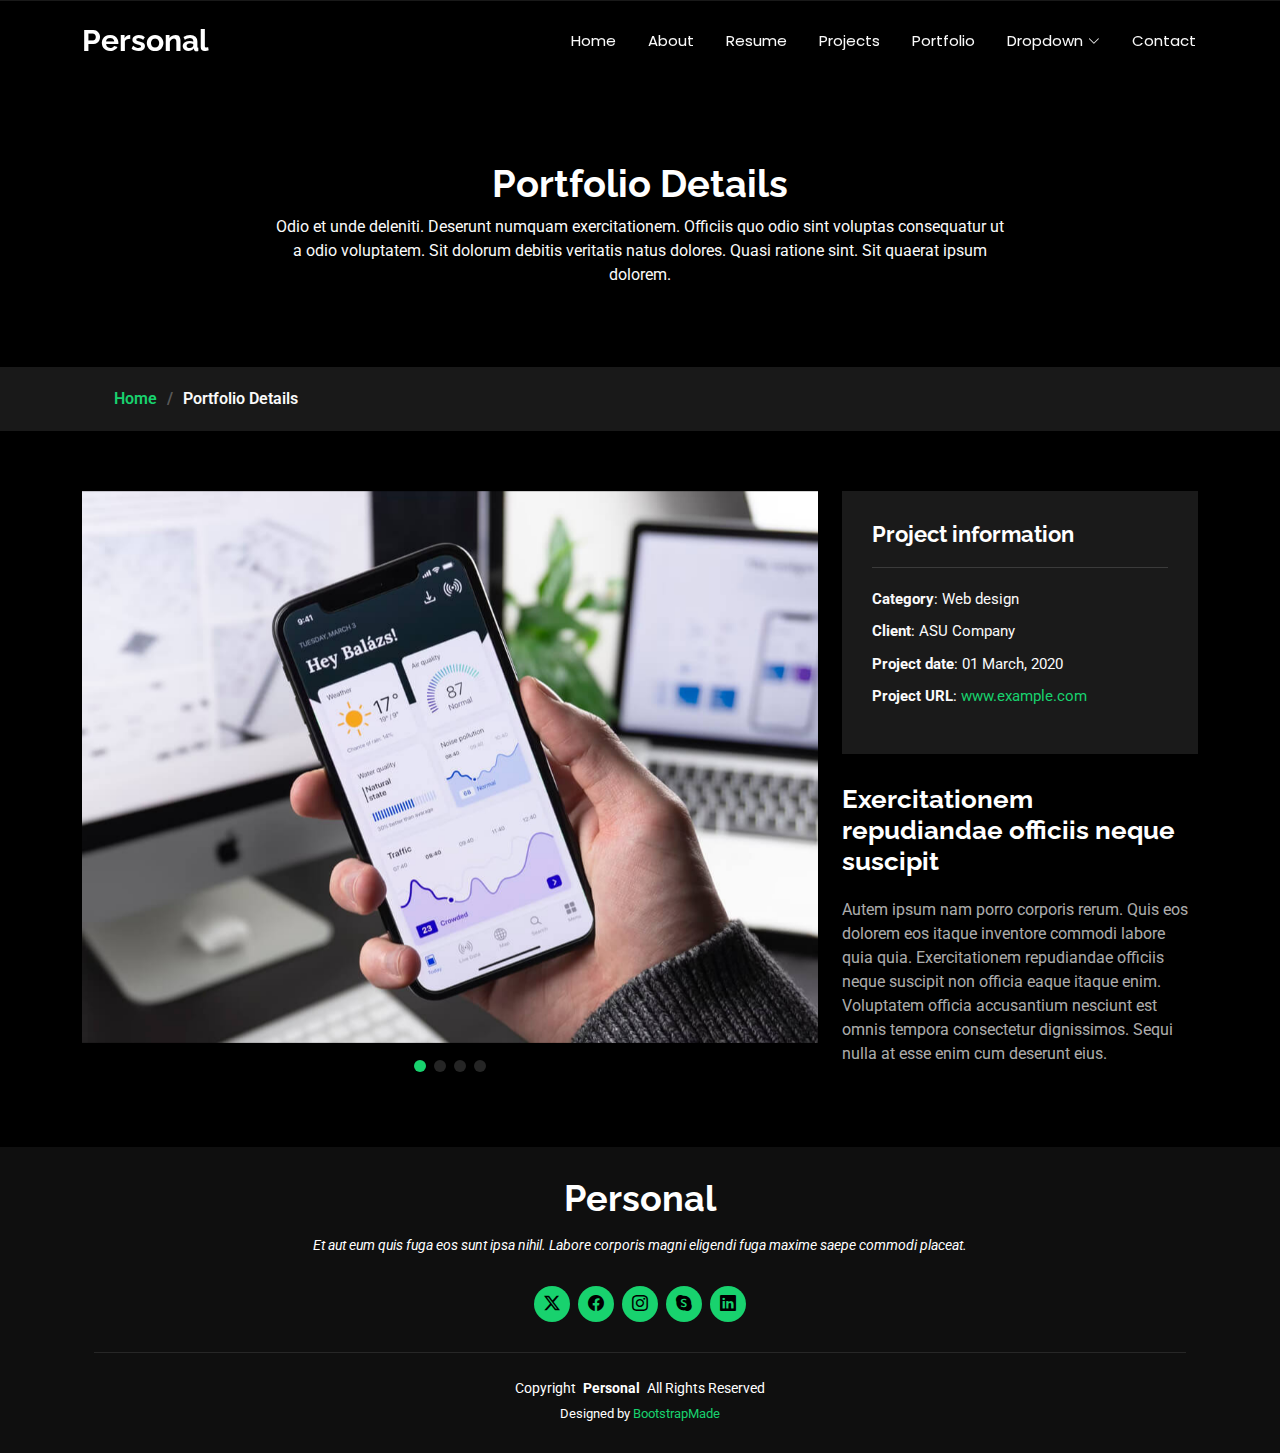
<file: portfolio-details.html>
<!DOCTYPE html>
<html lang="en">

<head>
  <meta charset="utf-8">
  <meta content="width=device-width, initial-scale=1.0" name="viewport">
  <title>Portfolio Details - Personal Bootstrap Template</title>
  <meta name="description" content="">
  <meta name="keywords" content="">

  <!-- Favicons -->
  <link href="assets/img/favicon.png" rel="icon">
  <link href="assets/img/apple-touch-icon.png" rel="apple-touch-icon">

  <!-- Fonts -->
  <link href="https://fonts.googleapis.com" rel="preconnect">
  <link href="https://fonts.gstatic.com" rel="preconnect" crossorigin>
  <link href="https://fonts.googleapis.com/css2?family=Roboto:ital,wght@0,100;0,300;0,400;0,500;0,700;0,900;1,100;1,300;1,400;1,500;1,700;1,900&family=Poppins:ital,wght@0,100;0,200;0,300;0,400;0,500;0,600;0,700;0,800;0,900;1,100;1,200;1,300;1,400;1,500;1,600;1,700;1,800;1,900&family=Raleway:ital,wght@0,100;0,200;0,300;0,400;0,500;0,600;0,700;0,800;0,900;1,100;1,200;1,300;1,400;1,500;1,600;1,700;1,800;1,900&display=swap" rel="stylesheet">

  <!-- Vendor CSS Files -->
  <link href="assets/vendor/bootstrap/css/bootstrap.min.css" rel="stylesheet">
  <link href="assets/vendor/bootstrap-icons/bootstrap-icons.css" rel="stylesheet">
  <link href="assets/vendor/aos/aos.css" rel="stylesheet">
  <link href="assets/vendor/swiper/swiper-bundle.min.css" rel="stylesheet">
  <link href="assets/vendor/glightbox/css/glightbox.min.css" rel="stylesheet">

  <!-- Main CSS File -->
  <link href="assets/css/main.css" rel="stylesheet">

  <!-- =======================================================
  * Template Name: Personal
  * Template URL: https://bootstrapmade.com/personal-free-resume-bootstrap-template/
  * Updated: Nov 04 2024 with Bootstrap v5.3.3
  * Author: BootstrapMade.com
  * License: https://bootstrapmade.com/license/
  ======================================================== -->
</head>

<body class="portfolio-details-page">

  <header id="header" class="header d-flex align-items-center fixed-top">
    <div class="container-fluid container-xl position-relative d-flex align-items-center justify-content-between">

      <a href="index.html" class="logo d-flex align-items-center">
        <!-- Uncomment the line below if you also wish to use an image logo -->
        <!-- <img src="assets/img/logo.png" alt=""> -->
        <h1 class="sitename">Personal</h1>
      </a>

      <nav id="navmenu" class="navmenu">
        <ul>
          <li><a href="index.html">Home</a></li>
          <li><a href="about.html">About</a></li>
          <li><a href="resume.html">Resume</a></li>
          <li><a href="projects.html">Projects</a></li>
          <li><a href="portfolio.html">Portfolio</a></li>
          <li class="dropdown"><a href="#"><span>Dropdown</span> <i class="bi bi-chevron-down toggle-dropdown"></i></a>
            <ul>
              <li><a href="#">Dropdown 1</a></li>
              <li class="dropdown"><a href="#"><span>Deep Dropdown</span> <i class="bi bi-chevron-down toggle-dropdown"></i></a>
                <ul>
                  <li><a href="#">Deep Dropdown 1</a></li>
                  <li><a href="#">Deep Dropdown 2</a></li>
                  <li><a href="#">Deep Dropdown 3</a></li>
                  <li><a href="#">Deep Dropdown 4</a></li>
                  <li><a href="#">Deep Dropdown 5</a></li>
                </ul>
              </li>
              <li><a href="#">Dropdown 2</a></li>
              <li><a href="#">Dropdown 3</a></li>
              <li><a href="#">Dropdown 4</a></li>
            </ul>
          </li>
          <li><a href="contact.html">Contact</a></li>
        </ul>
        <i class="mobile-nav-toggle d-xl-none bi bi-list"></i>
      </nav>

    </div>
  </header>

  <main class="main">

    <!-- Page Title -->
    <div class="page-title" data-aos="fade">
      <div class="heading">
        <div class="container">
          <div class="row d-flex justify-content-center text-center">
            <div class="col-lg-8">
              <h1>Portfolio Details</h1>
              <p class="mb-0">Odio et unde deleniti. Deserunt numquam exercitationem. Officiis quo odio sint voluptas consequatur ut a odio voluptatem. Sit dolorum debitis veritatis natus dolores. Quasi ratione sint. Sit quaerat ipsum dolorem.</p>
            </div>
          </div>
        </div>
      </div>
      <nav class="breadcrumbs">
        <div class="container">
          <ol>
            <li><a href="index.html">Home</a></li>
            <li class="current">Portfolio Details</li>
          </ol>
        </div>
      </nav>
    </div><!-- End Page Title -->

    <!-- Portfolio Details Section -->
    <section id="portfolio-details" class="portfolio-details section">

      <div class="container" data-aos="fade-up" data-aos-delay="100">

        <div class="row gy-4">

          <div class="col-lg-8">
            <div class="portfolio-details-slider swiper init-swiper">

              <script type="application/json" class="swiper-config">
                {
                  "loop": true,
                  "speed": 600,
                  "autoplay": {
                    "delay": 5000
                  },
                  "slidesPerView": "auto",
                  "pagination": {
                    "el": ".swiper-pagination",
                    "type": "bullets",
                    "clickable": true
                  }
                }
              </script>

              <div class="swiper-wrapper align-items-center">

                <div class="swiper-slide">
                  <img src="assets/img/portfolio/app-1.jpg" alt="">
                </div>

                <div class="swiper-slide">
                  <img src="assets/img/portfolio/product-1.jpg" alt="">
                </div>

                <div class="swiper-slide">
                  <img src="assets/img/portfolio/branding-1.jpg" alt="">
                </div>

                <div class="swiper-slide">
                  <img src="assets/img/portfolio/books-1.jpg" alt="">
                </div>

              </div>
              <div class="swiper-pagination"></div>
            </div>
          </div>

          <div class="col-lg-4">
            <div class="portfolio-info" data-aos="fade-up" data-aos-delay="200">
              <h3>Project information</h3>
              <ul>
                <li><strong>Category</strong>: Web design</li>
                <li><strong>Client</strong>: ASU Company</li>
                <li><strong>Project date</strong>: 01 March, 2020</li>
                <li><strong>Project URL</strong>: <a href="#">www.example.com</a></li>
              </ul>
            </div>
            <div class="portfolio-description" data-aos="fade-up" data-aos-delay="300">
              <h2>Exercitationem repudiandae officiis neque suscipit</h2>
              <p>
                Autem ipsum nam porro corporis rerum. Quis eos dolorem eos itaque inventore commodi labore quia quia. Exercitationem repudiandae officiis neque suscipit non officia eaque itaque enim. Voluptatem officia accusantium nesciunt est omnis tempora consectetur dignissimos. Sequi nulla at esse enim cum deserunt eius.
              </p>
            </div>
          </div>

        </div>

      </div>

    </section><!-- /Portfolio Details Section -->

  </main>

  <footer id="footer" class="footer dark-background">
    <div class="container">
      <h3 class="sitename">Personal</h3>
      <p>Et aut eum quis fuga eos sunt ipsa nihil. Labore corporis magni eligendi fuga maxime saepe commodi placeat.</p>
      <div class="social-links d-flex justify-content-center">
        <a href=""><i class="bi bi-twitter-x"></i></a>
        <a href=""><i class="bi bi-facebook"></i></a>
        <a href=""><i class="bi bi-instagram"></i></a>
        <a href=""><i class="bi bi-skype"></i></a>
        <a href=""><i class="bi bi-linkedin"></i></a>
      </div>
      <div class="container">
        <div class="copyright">
          <span>Copyright</span> <strong class="px-1 sitename">Personal</strong> <span>All Rights Reserved</span>
        </div>
        <div class="credits">
          <!-- All the links in the footer should remain intact. -->
          <!-- You can delete the links only if you've purchased the pro version. -->
          <!-- Licensing information: https://bootstrapmade.com/license/ -->
          <!-- Purchase the pro version with working PHP/AJAX contact form: [buy-url] -->
          Designed by <a href="https://bootstrapmade.com/">BootstrapMade</a>
        </div>
      </div>
    </div>
  </footer>

  <!-- Scroll Top -->
  <a href="#" id="scroll-top" class="scroll-top d-flex align-items-center justify-content-center"><i class="bi bi-arrow-up-short"></i></a>

  <!-- Preloader -->
  <div id="preloader"></div>

  <!-- Vendor JS Files -->
  <script src="assets/vendor/bootstrap/js/bootstrap.bundle.min.js"></script>
  <script src="assets/vendor/php-email-form/validate.js"></script>
  <script src="assets/vendor/aos/aos.js"></script>
  <script src="assets/vendor/typed.js/typed.umd.js"></script>
  <script src="assets/vendor/purecounter/purecounter_vanilla.js"></script>
  <script src="assets/vendor/waypoints/noframework.waypoints.js"></script>
  <script src="assets/vendor/swiper/swiper-bundle.min.js"></script>
  <script src="assets/vendor/glightbox/js/glightbox.min.js"></script>
  <script src="assets/vendor/imagesloaded/imagesloaded.pkgd.min.js"></script>
  <script src="assets/vendor/isotope-layout/isotope.pkgd.min.js"></script>

  <!-- Main JS File -->
  <script src="assets/js/main.js"></script>

</body>

</html>
</file>
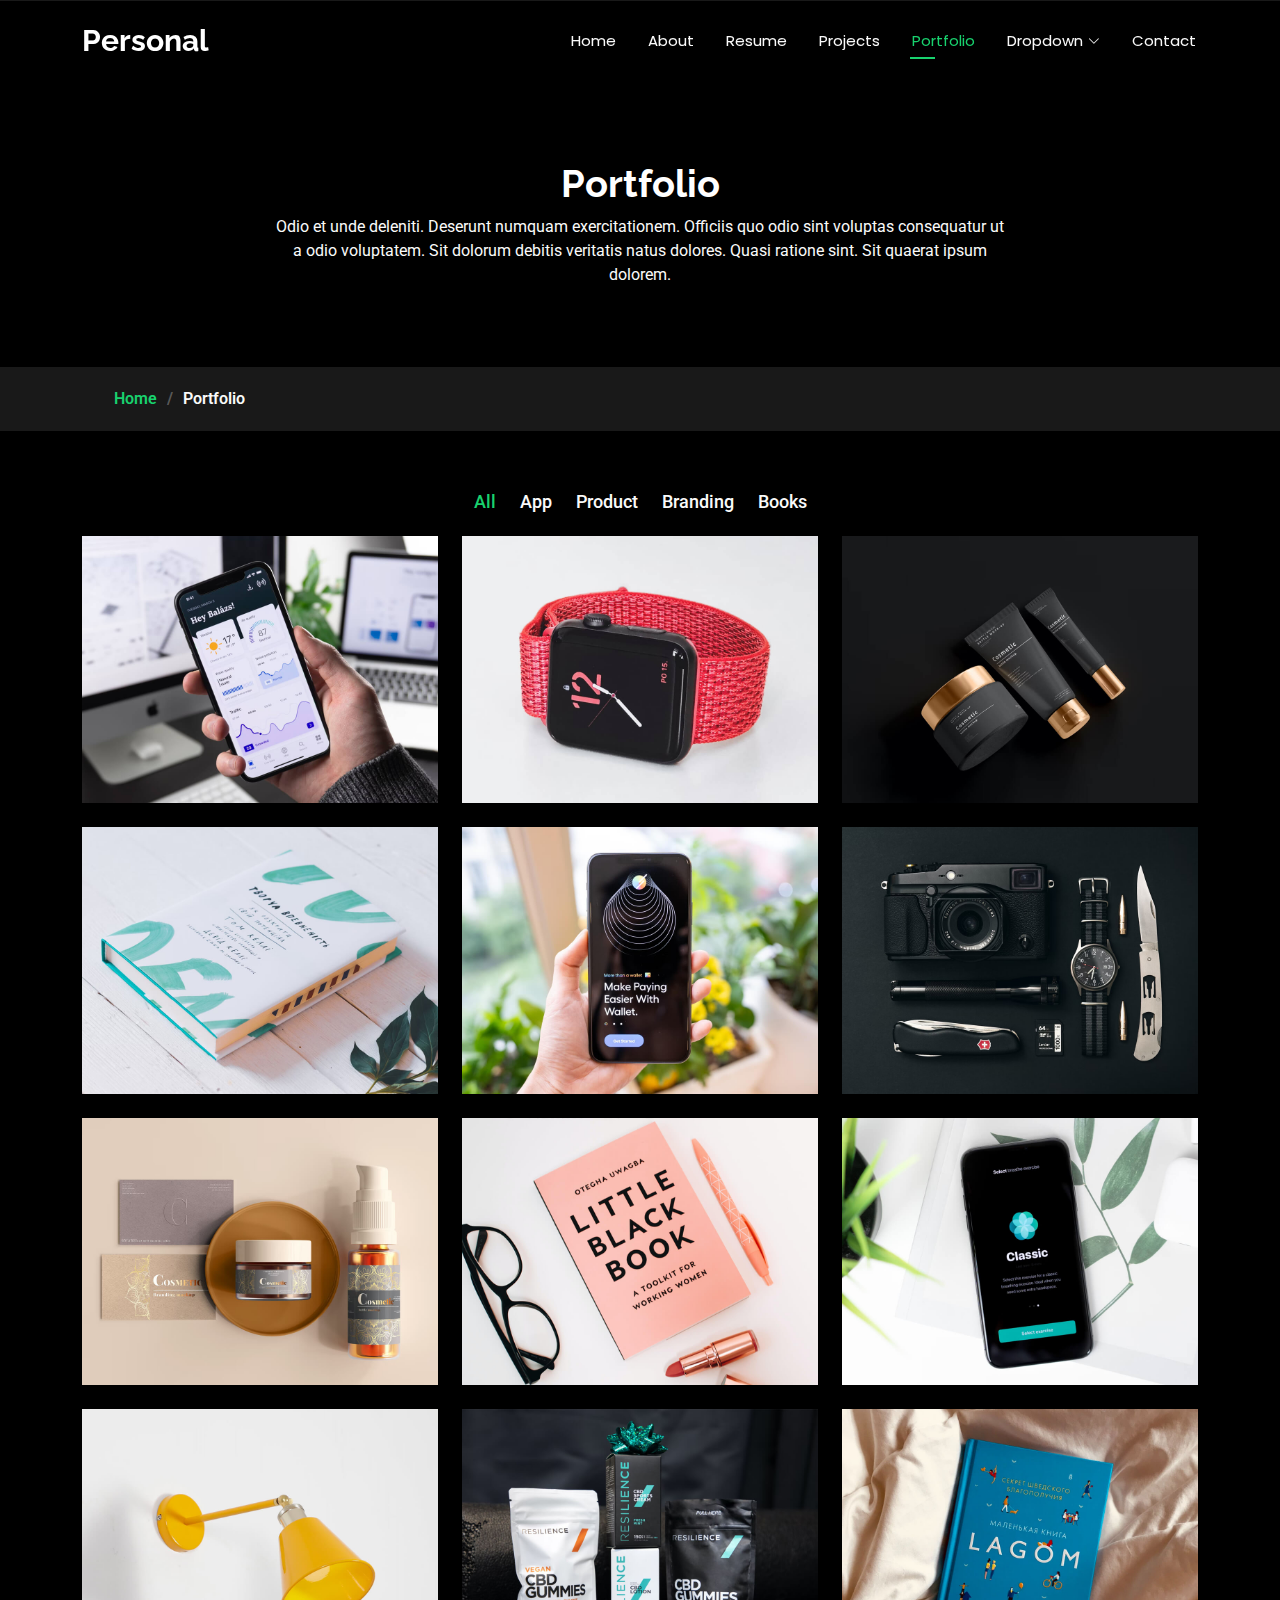
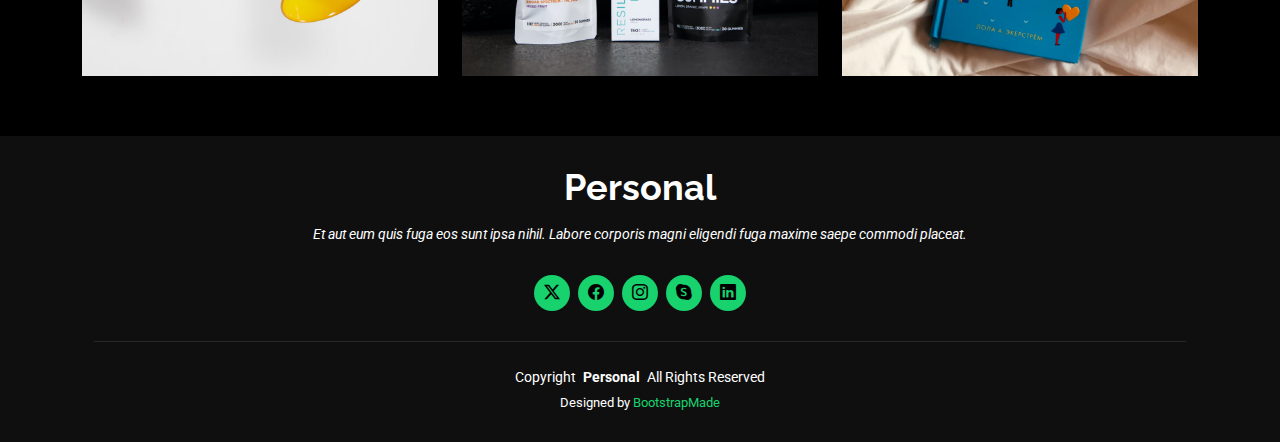
<file: portfolio.html>
<!DOCTYPE html>
<html lang="en">

<head>
  <meta charset="utf-8">
  <meta content="width=device-width, initial-scale=1.0" name="viewport">
  <title>Portfolio - Personal Bootstrap Template</title>
  <meta name="description" content="">
  <meta name="keywords" content="">

  <!-- Favicons -->
  <link href="assets/img/favicon.png" rel="icon">
  <link href="assets/img/apple-touch-icon.png" rel="apple-touch-icon">

  <!-- Fonts -->
  <link href="https://fonts.googleapis.com" rel="preconnect">
  <link href="https://fonts.gstatic.com" rel="preconnect" crossorigin>
  <link href="https://fonts.googleapis.com/css2?family=Roboto:ital,wght@0,100;0,300;0,400;0,500;0,700;0,900;1,100;1,300;1,400;1,500;1,700;1,900&family=Poppins:ital,wght@0,100;0,200;0,300;0,400;0,500;0,600;0,700;0,800;0,900;1,100;1,200;1,300;1,400;1,500;1,600;1,700;1,800;1,900&family=Raleway:ital,wght@0,100;0,200;0,300;0,400;0,500;0,600;0,700;0,800;0,900;1,100;1,200;1,300;1,400;1,500;1,600;1,700;1,800;1,900&display=swap" rel="stylesheet">

  <!-- Vendor CSS Files -->
  <link href="assets/vendor/bootstrap/css/bootstrap.min.css" rel="stylesheet">
  <link href="assets/vendor/bootstrap-icons/bootstrap-icons.css" rel="stylesheet">
  <link href="assets/vendor/aos/aos.css" rel="stylesheet">
  <link href="assets/vendor/swiper/swiper-bundle.min.css" rel="stylesheet">
  <link href="assets/vendor/glightbox/css/glightbox.min.css" rel="stylesheet">

  <!-- Main CSS File -->
  <link href="assets/css/main.css" rel="stylesheet">

  <!-- =======================================================
  * Template Name: Personal
  * Template URL: https://bootstrapmade.com/personal-free-resume-bootstrap-template/
  * Updated: Nov 04 2024 with Bootstrap v5.3.3
  * Author: BootstrapMade.com
  * License: https://bootstrapmade.com/license/
  ======================================================== -->
</head>

<body class="portfolio-page">

  <header id="header" class="header d-flex align-items-center fixed-top">
    <div class="container-fluid container-xl position-relative d-flex align-items-center justify-content-between">

      <a href="index.html" class="logo d-flex align-items-center">
        <!-- Uncomment the line below if you also wish to use an image logo -->
        <!-- <img src="assets/img/logo.png" alt=""> -->
        <h1 class="sitename">Personal</h1>
      </a>

      <nav id="navmenu" class="navmenu">
        <ul>
          <li><a href="index.html">Home</a></li>
          <li><a href="about.html">About</a></li>
          <li><a href="resume.html">Resume</a></li>
          <li><a href="projects.html">Projects</a></li>
          <li><a href="portfolio.html" class="active">Portfolio</a></li>
          <li class="dropdown"><a href="#"><span>Dropdown</span> <i class="bi bi-chevron-down toggle-dropdown"></i></a>
            <ul>
              <li><a href="#">Dropdown 1</a></li>
              <li class="dropdown"><a href="#"><span>Deep Dropdown</span> <i class="bi bi-chevron-down toggle-dropdown"></i></a>
                <ul>
                  <li><a href="#">Deep Dropdown 1</a></li>
                  <li><a href="#">Deep Dropdown 2</a></li>
                  <li><a href="#">Deep Dropdown 3</a></li>
                  <li><a href="#">Deep Dropdown 4</a></li>
                  <li><a href="#">Deep Dropdown 5</a></li>
                </ul>
              </li>
              <li><a href="#">Dropdown 2</a></li>
              <li><a href="#">Dropdown 3</a></li>
              <li><a href="#">Dropdown 4</a></li>
            </ul>
          </li>
          <li><a href="contact.html">Contact</a></li>
        </ul>
        <i class="mobile-nav-toggle d-xl-none bi bi-list"></i>
      </nav>

    </div>
  </header>

  <main class="main">

    <!-- Page Title -->
    <div class="page-title" data-aos="fade">
      <div class="heading">
        <div class="container">
          <div class="row d-flex justify-content-center text-center">
            <div class="col-lg-8">
              <h1>Portfolio</h1>
              <p class="mb-0">Odio et unde deleniti. Deserunt numquam exercitationem. Officiis quo odio sint voluptas consequatur ut a odio voluptatem. Sit dolorum debitis veritatis natus dolores. Quasi ratione sint. Sit quaerat ipsum dolorem.</p>
            </div>
          </div>
        </div>
      </div>
      <nav class="breadcrumbs">
        <div class="container">
          <ol>
            <li><a href="index.html">Home</a></li>
            <li class="current">Portfolio</li>
          </ol>
        </div>
      </nav>
    </div><!-- End Page Title -->

    <!-- Portfolio Section -->
    <section id="portfolio" class="portfolio section">

      <div class="container">

        <div class="isotope-layout" data-default-filter="*" data-layout="masonry" data-sort="original-order">

          <ul class="portfolio-filters isotope-filters" data-aos="fade-up" data-aos-delay="100">
            <li data-filter="*" class="filter-active">All</li>
            <li data-filter=".filter-app">App</li>
            <li data-filter=".filter-product">Product</li>
            <li data-filter=".filter-branding">Branding</li>
            <li data-filter=".filter-books">Books</li>
          </ul><!-- End Portfolio Filters -->

          <div class="row gy-4 isotope-container" data-aos="fade-up" data-aos-delay="200">

            <div class="col-lg-4 col-md-6 portfolio-item isotope-item filter-app">
              <div class="portfolio-content h-100">
                <img src="assets/img/portfolio/app-1.jpg" class="img-fluid" alt="">
                <div class="portfolio-info">
                  <h4>App 1</h4>
                  <p>Lorem ipsum, dolor sit amet consectetur</p>
                  <a href="assets/img/portfolio/app-1.jpg" title="App 1" data-gallery="portfolio-gallery-app" class="glightbox preview-link"><i class="bi bi-zoom-in"></i></a>
                  <a href="portfolio-details.html" title="More Details" class="details-link"><i class="bi bi-link-45deg"></i></a>
                </div>
              </div>
            </div><!-- End Portfolio Item -->

            <div class="col-lg-4 col-md-6 portfolio-item isotope-item filter-product">
              <div class="portfolio-content h-100">
                <img src="assets/img/portfolio/product-1.jpg" class="img-fluid" alt="">
                <div class="portfolio-info">
                  <h4>Product 1</h4>
                  <p>Lorem ipsum, dolor sit amet consectetur</p>
                  <a href="assets/img/portfolio/product-1.jpg" title="Product 1" data-gallery="portfolio-gallery-product" class="glightbox preview-link"><i class="bi bi-zoom-in"></i></a>
                  <a href="portfolio-details.html" title="More Details" class="details-link"><i class="bi bi-link-45deg"></i></a>
                </div>
              </div>
            </div><!-- End Portfolio Item -->

            <div class="col-lg-4 col-md-6 portfolio-item isotope-item filter-branding">
              <div class="portfolio-content h-100">
                <img src="assets/img/portfolio/branding-1.jpg" class="img-fluid" alt="">
                <div class="portfolio-info">
                  <h4>Branding 1</h4>
                  <p>Lorem ipsum, dolor sit amet consectetur</p>
                  <a href="assets/img/portfolio/branding-1.jpg" title="Branding 1" data-gallery="portfolio-gallery-branding" class="glightbox preview-link"><i class="bi bi-zoom-in"></i></a>
                  <a href="portfolio-details.html" title="More Details" class="details-link"><i class="bi bi-link-45deg"></i></a>
                </div>
              </div>
            </div><!-- End Portfolio Item -->

            <div class="col-lg-4 col-md-6 portfolio-item isotope-item filter-books">
              <div class="portfolio-content h-100">
                <img src="assets/img/portfolio/books-1.jpg" class="img-fluid" alt="">
                <div class="portfolio-info">
                  <h4>Books 1</h4>
                  <p>Lorem ipsum, dolor sit amet consectetur</p>
                  <a href="assets/img/portfolio/books-1.jpg" title="Branding 1" data-gallery="portfolio-gallery-book" class="glightbox preview-link"><i class="bi bi-zoom-in"></i></a>
                  <a href="portfolio-details.html" title="More Details" class="details-link"><i class="bi bi-link-45deg"></i></a>
                </div>
              </div>
            </div><!-- End Portfolio Item -->

            <div class="col-lg-4 col-md-6 portfolio-item isotope-item filter-app">
              <div class="portfolio-content h-100">
                <img src="assets/img/portfolio/app-2.jpg" class="img-fluid" alt="">
                <div class="portfolio-info">
                  <h4>App 2</h4>
                  <p>Lorem ipsum, dolor sit amet consectetur</p>
                  <a href="assets/img/portfolio/app-2.jpg" title="App 2" data-gallery="portfolio-gallery-app" class="glightbox preview-link"><i class="bi bi-zoom-in"></i></a>
                  <a href="portfolio-details.html" title="More Details" class="details-link"><i class="bi bi-link-45deg"></i></a>
                </div>
              </div>
            </div><!-- End Portfolio Item -->

            <div class="col-lg-4 col-md-6 portfolio-item isotope-item filter-product">
              <div class="portfolio-content h-100">
                <img src="assets/img/portfolio/product-2.jpg" class="img-fluid" alt="">
                <div class="portfolio-info">
                  <h4>Product 2</h4>
                  <p>Lorem ipsum, dolor sit amet consectetur</p>
                  <a href="assets/img/portfolio/product-2.jpg" title="Product 2" data-gallery="portfolio-gallery-product" class="glightbox preview-link"><i class="bi bi-zoom-in"></i></a>
                  <a href="portfolio-details.html" title="More Details" class="details-link"><i class="bi bi-link-45deg"></i></a>
                </div>
              </div>
            </div><!-- End Portfolio Item -->

            <div class="col-lg-4 col-md-6 portfolio-item isotope-item filter-branding">
              <div class="portfolio-content h-100">
                <img src="assets/img/portfolio/branding-2.jpg" class="img-fluid" alt="">
                <div class="portfolio-info">
                  <h4>Branding 2</h4>
                  <p>Lorem ipsum, dolor sit amet consectetur</p>
                  <a href="assets/img/portfolio/branding-2.jpg" title="Branding 2" data-gallery="portfolio-gallery-branding" class="glightbox preview-link"><i class="bi bi-zoom-in"></i></a>
                  <a href="portfolio-details.html" title="More Details" class="details-link"><i class="bi bi-link-45deg"></i></a>
                </div>
              </div>
            </div><!-- End Portfolio Item -->

            <div class="col-lg-4 col-md-6 portfolio-item isotope-item filter-books">
              <div class="portfolio-content h-100">
                <img src="assets/img/portfolio/books-2.jpg" class="img-fluid" alt="">
                <div class="portfolio-info">
                  <h4>Books 2</h4>
                  <p>Lorem ipsum, dolor sit amet consectetur</p>
                  <a href="assets/img/portfolio/books-2.jpg" title="Branding 2" data-gallery="portfolio-gallery-book" class="glightbox preview-link"><i class="bi bi-zoom-in"></i></a>
                  <a href="portfolio-details.html" title="More Details" class="details-link"><i class="bi bi-link-45deg"></i></a>
                </div>
              </div>
            </div><!-- End Portfolio Item -->

            <div class="col-lg-4 col-md-6 portfolio-item isotope-item filter-app">
              <div class="portfolio-content h-100">
                <img src="assets/img/portfolio/app-3.jpg" class="img-fluid" alt="">
                <div class="portfolio-info">
                  <h4>App 3</h4>
                  <p>Lorem ipsum, dolor sit amet consectetur</p>
                  <a href="assets/img/portfolio/app-3.jpg" title="App 3" data-gallery="portfolio-gallery-app" class="glightbox preview-link"><i class="bi bi-zoom-in"></i></a>
                  <a href="portfolio-details.html" title="More Details" class="details-link"><i class="bi bi-link-45deg"></i></a>
                </div>
              </div>
            </div><!-- End Portfolio Item -->

            <div class="col-lg-4 col-md-6 portfolio-item isotope-item filter-product">
              <div class="portfolio-content h-100">
                <img src="assets/img/portfolio/product-3.jpg" class="img-fluid" alt="">
                <div class="portfolio-info">
                  <h4>Product 3</h4>
                  <p>Lorem ipsum, dolor sit amet consectetur</p>
                  <a href="assets/img/portfolio/product-3.jpg" title="Product 3" data-gallery="portfolio-gallery-product" class="glightbox preview-link"><i class="bi bi-zoom-in"></i></a>
                  <a href="portfolio-details.html" title="More Details" class="details-link"><i class="bi bi-link-45deg"></i></a>
                </div>
              </div>
            </div><!-- End Portfolio Item -->

            <div class="col-lg-4 col-md-6 portfolio-item isotope-item filter-branding">
              <div class="portfolio-content h-100">
                <img src="assets/img/portfolio/branding-3.jpg" class="img-fluid" alt="">
                <div class="portfolio-info">
                  <h4>Branding 3</h4>
                  <p>Lorem ipsum, dolor sit amet consectetur</p>
                  <a href="assets/img/portfolio/branding-3.jpg" title="Branding 2" data-gallery="portfolio-gallery-branding" class="glightbox preview-link"><i class="bi bi-zoom-in"></i></a>
                  <a href="portfolio-details.html" title="More Details" class="details-link"><i class="bi bi-link-45deg"></i></a>
                </div>
              </div>
            </div><!-- End Portfolio Item -->

            <div class="col-lg-4 col-md-6 portfolio-item isotope-item filter-books">
              <div class="portfolio-content h-100">
                <img src="assets/img/portfolio/books-3.jpg" class="img-fluid" alt="">
                <div class="portfolio-info">
                  <h4>Books 3</h4>
                  <p>Lorem ipsum, dolor sit amet consectetur</p>
                  <a href="assets/img/portfolio/books-3.jpg" title="Branding 3" data-gallery="portfolio-gallery-book" class="glightbox preview-link"><i class="bi bi-zoom-in"></i></a>
                  <a href="portfolio-details.html" title="More Details" class="details-link"><i class="bi bi-link-45deg"></i></a>
                </div>
              </div>
            </div><!-- End Portfolio Item -->

          </div><!-- End Portfolio Container -->

        </div>

      </div>

    </section><!-- /Portfolio Section -->

  </main>

  <footer id="footer" class="footer dark-background">
    <div class="container">
      <h3 class="sitename">Personal</h3>
      <p>Et aut eum quis fuga eos sunt ipsa nihil. Labore corporis magni eligendi fuga maxime saepe commodi placeat.</p>
      <div class="social-links d-flex justify-content-center">
        <a href=""><i class="bi bi-twitter-x"></i></a>
        <a href=""><i class="bi bi-facebook"></i></a>
        <a href=""><i class="bi bi-instagram"></i></a>
        <a href=""><i class="bi bi-skype"></i></a>
        <a href=""><i class="bi bi-linkedin"></i></a>
      </div>
      <div class="container">
        <div class="copyright">
          <span>Copyright</span> <strong class="px-1 sitename">Personal</strong> <span>All Rights Reserved</span>
        </div>
        <div class="credits">
          <!-- All the links in the footer should remain intact. -->
          <!-- You can delete the links only if you've purchased the pro version. -->
          <!-- Licensing information: https://bootstrapmade.com/license/ -->
          <!-- Purchase the pro version with working PHP/AJAX contact form: [buy-url] -->
          Designed by <a href="https://bootstrapmade.com/">BootstrapMade</a>
        </div>
      </div>
    </div>
  </footer>

  <!-- Scroll Top -->
  <a href="#" id="scroll-top" class="scroll-top d-flex align-items-center justify-content-center"><i class="bi bi-arrow-up-short"></i></a>

  <!-- Preloader -->
  <div id="preloader"></div>

  <!-- Vendor JS Files -->
  <script src="assets/vendor/bootstrap/js/bootstrap.bundle.min.js"></script>
  <script src="assets/vendor/php-email-form/validate.js"></script>
  <script src="assets/vendor/aos/aos.js"></script>
  <script src="assets/vendor/typed.js/typed.umd.js"></script>
  <script src="assets/vendor/purecounter/purecounter_vanilla.js"></script>
  <script src="assets/vendor/waypoints/noframework.waypoints.js"></script>
  <script src="assets/vendor/swiper/swiper-bundle.min.js"></script>
  <script src="assets/vendor/glightbox/js/glightbox.min.js"></script>
  <script src="assets/vendor/imagesloaded/imagesloaded.pkgd.min.js"></script>
  <script src="assets/vendor/isotope-layout/isotope.pkgd.min.js"></script>

  <!-- Main JS File -->
  <script src="assets/js/main.js"></script>

</body>

</html>
</file>
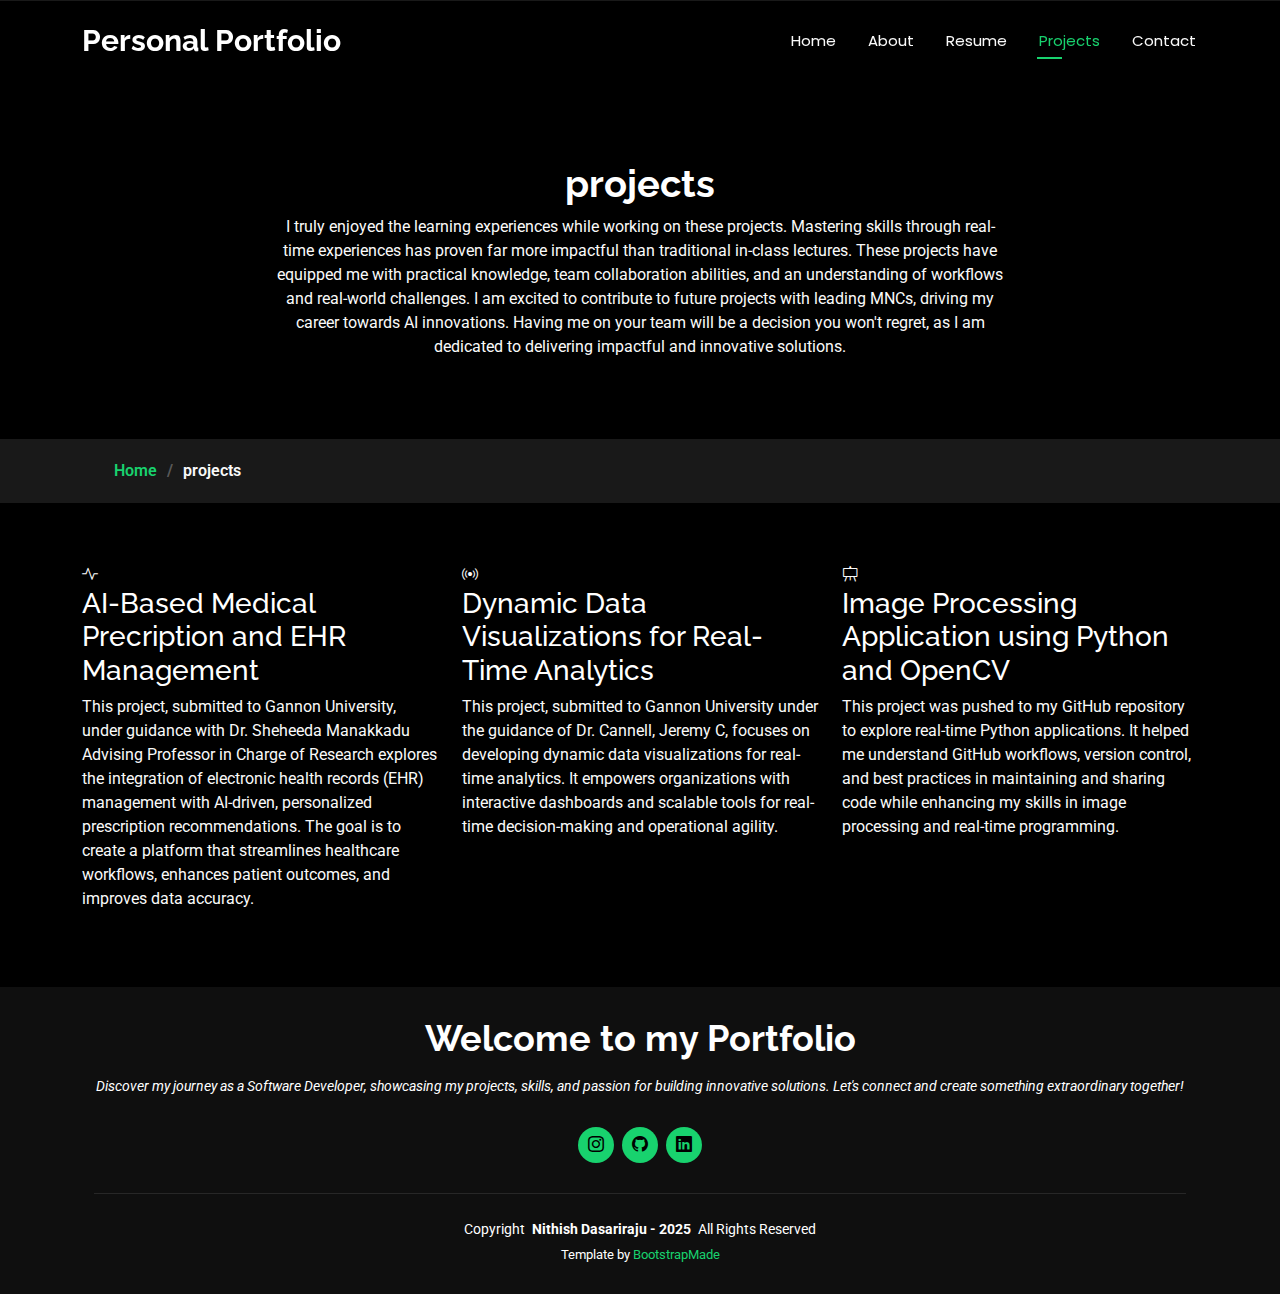
<file: projects.html>
<!DOCTYPE html>
<html lang="en">

<head>
  <meta charset="utf-8">
  <meta content="width=device-width, initial-scale=1.0" name="viewport">
  <title>Projects - Nithish Dasariraju Personal Portfolio</title>
  <meta name="description" content="">
  <meta name="keywords" content="">

  <!-- Favicons -->
  <link href="assets/img/favicon.png" rel="icon">
  <link href="assets/img/apple-touch-icon.png" rel="apple-touch-icon">

  <!-- Fonts -->
  <link href="https://fonts.googleapis.com" rel="preconnect">
  <link href="https://fonts.gstatic.com" rel="preconnect" crossorigin>
  <link href="https://fonts.googleapis.com/css2?family=Roboto:ital,wght@0,100;0,300;0,400;0,500;0,700;0,900;1,100;1,300;1,400;1,500;1,700;1,900&family=Poppins:ital,wght@0,100;0,200;0,300;0,400;0,500;0,600;0,700;0,800;0,900;1,100;1,200;1,300;1,400;1,500;1,600;1,700;1,800;1,900&family=Raleway:ital,wght@0,100;0,200;0,300;0,400;0,500;0,600;0,700;0,800;0,900;1,100;1,200;1,300;1,400;1,500;1,600;1,700;1,800;1,900&display=swap" rel="stylesheet">

  <!-- Vendor CSS Files -->
  <link href="assets/vendor/bootstrap/css/bootstrap.min.css" rel="stylesheet">
  <link href="assets/vendor/bootstrap-icons/bootstrap-icons.css" rel="stylesheet">
  <link href="assets/vendor/aos/aos.css" rel="stylesheet">
  <link href="assets/vendor/swiper/swiper-bundle.min.css" rel="stylesheet">
  <link href="assets/vendor/glightbox/css/glightbox.min.css" rel="stylesheet">

  <!-- Main CSS File -->
  <link href="assets/css/main.css" rel="stylesheet">

  <!-- =======================================================
  * Template Name: Personal
  * Template URL: https://bootstrapmade.com/personal-free-resume-bootstrap-template/
  * Updated: Nov 04 2024 with Bootstrap v5.3.3
  * Author: BootstrapMade.com
  * License: https://bootstrapmade.com/license/
  ======================================================== -->
</head>

<body class="projects-page">

  <header id="header" class="header d-flex align-items-center fixed-top">
    <div class="container-fluid container-xl position-relative d-flex align-items-center justify-content-between">

      <a href="index.html" class="logo d-flex align-items-center">
        <!-- Uncomment the line below if you also wish to use an image logo -->
        <!-- <img src="assets/img/logo.png" alt=""> -->
        <h1 class="sitename">Personal Portfolio</h1>
      </a>

      <nav id="navmenu" class="navmenu">
        <ul>
          <li><a href="index.html">Home</a></li>
          <li><a href="about.html">About</a></li>
          <li><a href="resume.html">Resume</a></li>
          <li><a href="projects.html" class="active">Projects</a></li>
          <!-- <li><a href="portfolio.html">Portfolio</a></li> -->
          <li><a href="contact.html">Contact</a></li>
        </ul>
        <i class="mobile-nav-toggle d-xl-none bi bi-list"></i>
      </nav>

    </div>
  </header>

  <main class="main">

    <!-- Page Title -->
    <div class="page-title" data-aos="fade">
      <div class="heading">
        <div class="container">
          <div class="row d-flex justify-content-center text-center">
            <div class="col-lg-8">
              <h1>projects</h1>
              <p class="mb-0">I truly enjoyed the learning experiences while working on these projects. Mastering skills through real-time experiences has proven far more impactful than traditional in-class lectures. These projects have equipped me with practical knowledge, team collaboration abilities, and an understanding of workflows and real-world challenges. I am excited to contribute to future projects with leading MNCs, driving my career towards AI innovations. Having me on your team will be a decision you won't regret, as I am dedicated to delivering impactful and innovative solutions.</p>
            </div>
          </div>
        </div>
      </div>
      <nav class="breadcrumbs">
        <div class="container">
          <ol>
            <li><a href="index.html">Home</a></li>
            <li class="current">projects</li>
          </ol>
        </div>
      </nav>
    </div><!-- End Page Title -->

    <!-- Projects Section -->
    <section id="projects" class="projects section">

      <div class="container">

        <div class="row gy-4">

          <div class="col-lg-4 col-md-6" data-aos="fade-up" data-aos-delay="100">
            <div class="service-item  position-relative">
              <div class="icon">
                <i class="bi bi-activity"></i>
              </div>
              <a href="project1-details.html" class="stretched-link">
                <h3>AI-Based Medical Precription and EHR Management</h3>
              </a>
              <p>This project, submitted to Gannon University, under guidance with Dr. Sheheeda Manakkadu Advising Professor in Charge of Research explores the integration of electronic health records (EHR) management with AI-driven, personalized prescription recommendations. The goal is to create a platform that streamlines healthcare workflows, enhances patient outcomes, and improves data accuracy.</p>
            </div>
          </div><!-- End Service Item -->

          <div class="col-lg-4 col-md-6" data-aos="fade-up" data-aos-delay="200">
            <div class="service-item position-relative">
              <div class="icon">
                <i class="bi bi-broadcast"></i>
              </div>
              <a href="project2-details.html" class="stretched-link">
                <h3>Dynamic Data Visualizations for Real-Time Analytics</h3>
              </a>
              <p>This project, submitted to Gannon University under the guidance of Dr. Cannell, Jeremy C, focuses on developing dynamic data visualizations for real-time analytics. It empowers organizations with interactive dashboards and scalable tools for real-time decision-making and operational agility.</p>
            </div>
          </div><!-- End Service Item -->

          <div class="col-lg-4 col-md-6" data-aos="fade-up" data-aos-delay="300">
            <div class="service-item position-relative">
              <div class="icon">
                <i class="bi bi-easel"></i>
              </div>
              <a href="project3-details.html" class="stretched-link">
                <h3>Image Processing Application using Python and OpenCV</h3>
              </a>
              <p>This project was pushed to my GitHub repository to explore real-time Python applications. It helped me understand GitHub workflows, version control, and best practices in maintaining and sharing code while enhancing my skills in image processing and real-time programming.</p>
            </div>
          </div><!-- End Service Item -->

        </div>

      </div>

    </section><!-- /Projects Section -->

  </main>

  <footer id="footer" class="footer dark-background">
    <div class="container">
      <h3 class="sitename">Welcome to my Portfolio</h3>
      <p>Discover my journey as a Software Developer, showcasing my projects, skills, and passion for building innovative solutions. Let's connect and create something extraordinary together!</p>
      <div class="social-links d-flex justify-content-center">
        <a href="https://www.instagram.com/nithishdasariraju/" target="_blank"><i class="bi bi-instagram"></i></a>
        <a href="https://github.com/nithishdasariraju" target="_blank"><i class="bi bi-github"></i></a>
        <a href="https://www.linkedin.com/in/nithish-dasariraju" target="_blank"><i class="bi bi-linkedin"></i></a>
      </div>
      <div class="container">
        <div class="copyright">
          <span>Copyright</span> <strong class="px-1 sitename">Nithish Dasariraju - 2025</strong> <span>All Rights Reserved</span>
        </div>
        <div class="credits">
          Template by <a href="https://bootstrapmade.com/">BootstrapMade</a>
        </div>
      </div>
    </div>
  </footer>

  <!-- Scroll Top -->
  <a href="#" id="scroll-top" class="scroll-top d-flex align-items-center justify-content-center"><i class="bi bi-arrow-up-short"></i></a>

  <!-- Preloader -->
  <div id="preloader"></div>

  <!-- Vendor JS Files -->
  <script src="assets/vendor/bootstrap/js/bootstrap.bundle.min.js"></script>
  <script src="assets/vendor/php-email-form/validate.js"></script>
  <script src="assets/vendor/aos/aos.js"></script>
  <script src="assets/vendor/typed.js/typed.umd.js"></script>
  <script src="assets/vendor/purecounter/purecounter_vanilla.js"></script>
  <script src="assets/vendor/waypoints/noframework.waypoints.js"></script>
  <script src="assets/vendor/swiper/swiper-bundle.min.js"></script>
  <script src="assets/vendor/glightbox/js/glightbox.min.js"></script>
  <script src="assets/vendor/imagesloaded/imagesloaded.pkgd.min.js"></script>
  <script src="assets/vendor/isotope-layout/isotope.pkgd.min.js"></script>

  <!-- Main JS File -->
  <script src="assets/js/main.js"></script>

</body>

</html>
</file>
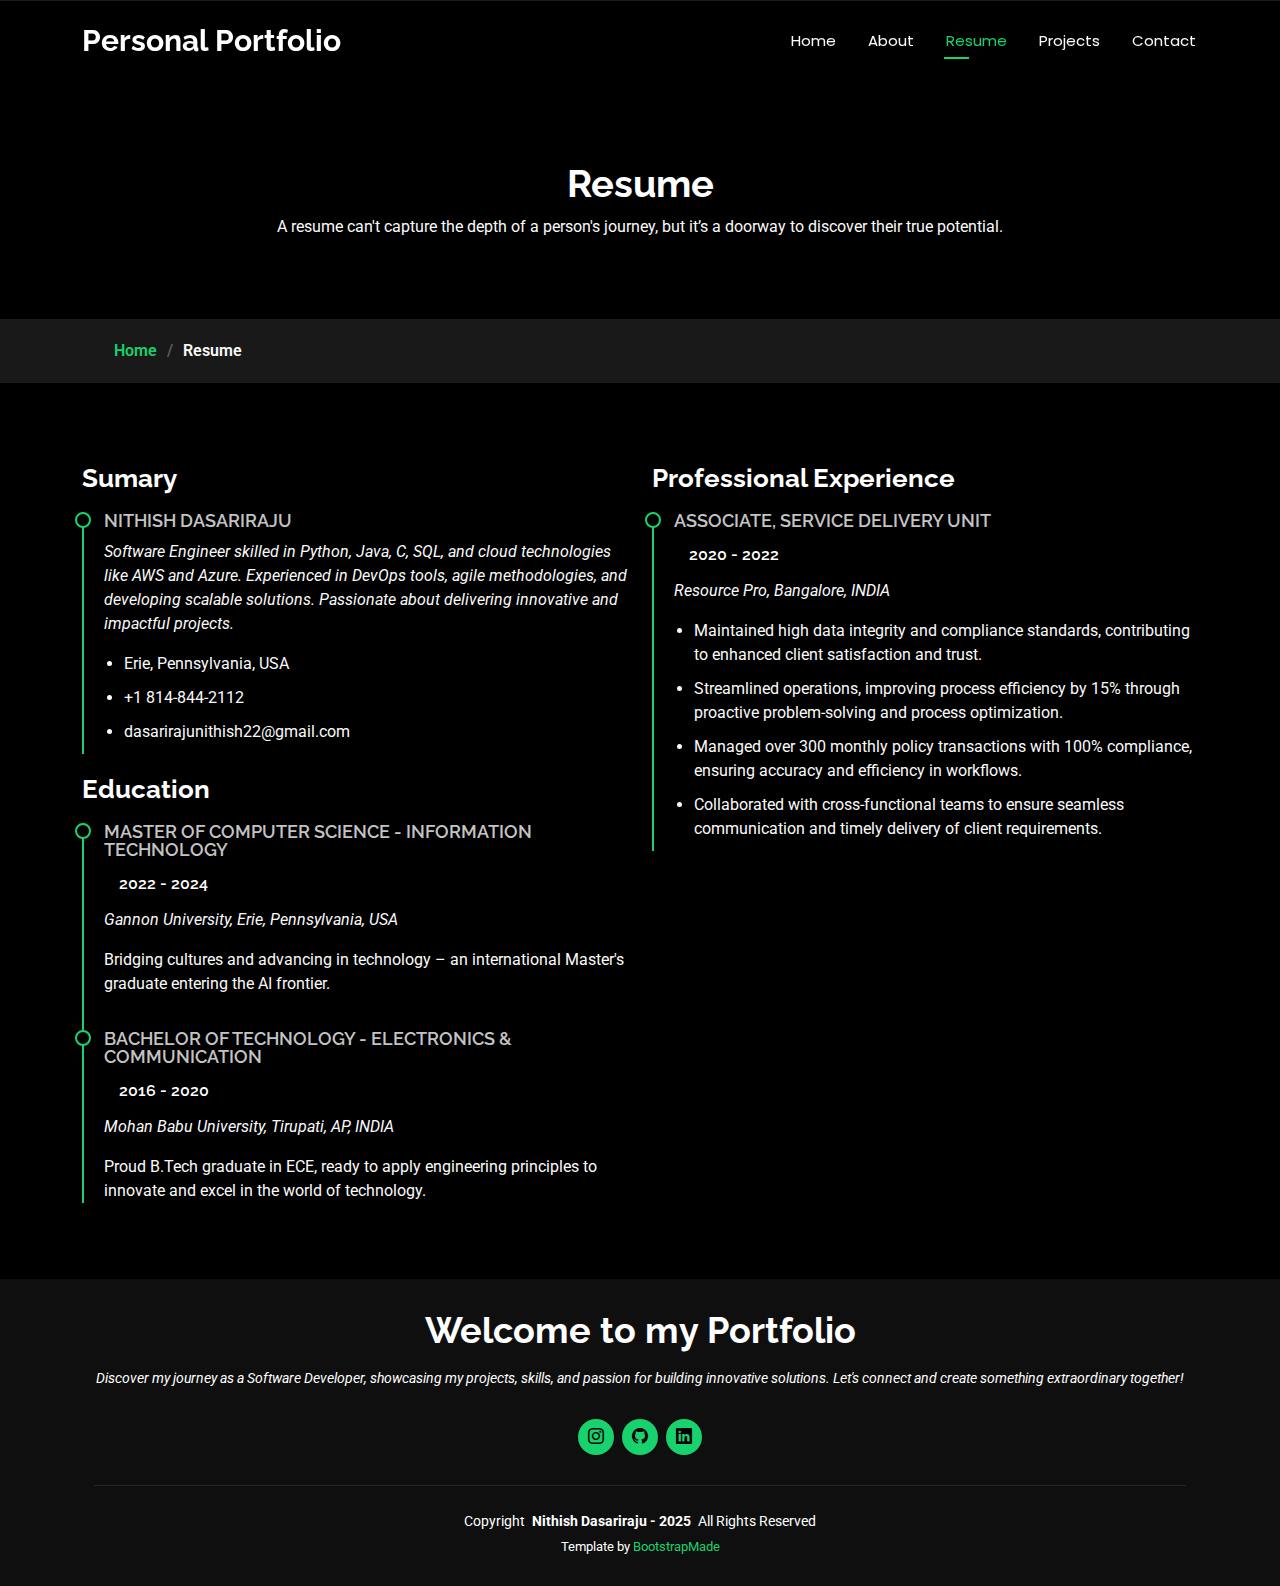
<file: resume.html>
<!DOCTYPE html>
<html lang="en">

<head>
  <meta charset="utf-8">
  <meta content="width=device-width, initial-scale=1.0" name="viewport">
  <title>Resume - Personal Portfolio</title>
  <meta name="description" content="">
  <meta name="keywords" content="">

  <!-- Favicons -->
  <link href="assets/img/favicon.png" rel="icon">
  <link href="assets/img/apple-touch-icon.png" rel="apple-touch-icon">

  <!-- Fonts -->
  <link href="https://fonts.googleapis.com" rel="preconnect">
  <link href="https://fonts.gstatic.com" rel="preconnect" crossorigin>
  <link href="https://fonts.googleapis.com/css2?family=Roboto:ital,wght@0,100;0,300;0,400;0,500;0,700;0,900;1,100;1,300;1,400;1,500;1,700;1,900&family=Poppins:ital,wght@0,100;0,200;0,300;0,400;0,500;0,600;0,700;0,800;0,900;1,100;1,200;1,300;1,400;1,500;1,600;1,700;1,800;1,900&family=Raleway:ital,wght@0,100;0,200;0,300;0,400;0,500;0,600;0,700;0,800;0,900;1,100;1,200;1,300;1,400;1,500;1,600;1,700;1,800;1,900&display=swap" rel="stylesheet">

  <!-- Vendor CSS Files -->
  <link href="assets/vendor/bootstrap/css/bootstrap.min.css" rel="stylesheet">
  <link href="assets/vendor/bootstrap-icons/bootstrap-icons.css" rel="stylesheet">
  <link href="assets/vendor/aos/aos.css" rel="stylesheet">
  <link href="assets/vendor/swiper/swiper-bundle.min.css" rel="stylesheet">
  <link href="assets/vendor/glightbox/css/glightbox.min.css" rel="stylesheet">

  <!-- Main CSS File -->
  <link href="assets/css/main.css" rel="stylesheet">

  <!-- =======================================================
  * Template Name: Personal
  * Template URL: https://bootstrapmade.com/personal-free-resume-bootstrap-template/
  * Updated: Nov 04 2024 with Bootstrap v5.3.3
  * Author: BootstrapMade.com
  * License: https://bootstrapmade.com/license/
  ======================================================== -->
</head>

<body class="resume-page">

  <header id="header" class="header d-flex align-items-center fixed-top">
    <div class="container-fluid container-xl position-relative d-flex align-items-center justify-content-between">

      <a href="index.html" class="logo d-flex align-items-center">
        <!-- Uncomment the line below if you also wish to use an image logo -->
        <!-- <img src="assets/img/logo.png" alt=""> -->
        <h1 class="sitename">Personal Portfolio</h1>
      </a>

      <nav id="navmenu" class="navmenu">
        <ul>
          <li><a href="index.html">Home</a></li>
          <li><a href="about.html">About</a></li>
          <li><a href="resume.html" class="active">Resume</a></li>
          <li><a href="projects.html">Projects</a></li>
          <!-- <li><a href="portfolio.html">Portfolio</a></li> -->
          <li><a href="contact.html">Contact</a></li>
        </ul>
        <i class="mobile-nav-toggle d-xl-none bi bi-list"></i>
      </nav>

    </div>
  </header>

  <main class="main">

    <!-- Page Title -->
    <div class="page-title" data-aos="fade">
      <div class="heading">
        <div class="container">
          <div class="row d-flex justify-content-center text-center">
            <div class="col-lg-8">
              <h1>Resume</h1>
              <p class="mb-0">A resume can't capture the depth of a person's journey, but it’s a doorway to discover their true potential.</p>
            </div>
          </div>
        </div>
      </div>
      <nav class="breadcrumbs">
        <div class="container">
          <ol>
            <li><a href="index.html">Home</a></li>
            <li class="current">Resume</li>
          </ol>
        </div>
      </nav>
    </div><!-- End Page Title -->

    <!-- Resume Section -->
    <section id="resume" class="resume section">

      <div class="container">

        <div class="row">

          <div class="col-lg-6" data-aos="fade-up" data-aos-delay="100">
            <h3 class="resume-title">Sumary</h3>

            <div class="resume-item pb-0">
              <h4>Nithish Dasariraju</h4>
              <p><em>Software Engineer skilled in Python, Java, C, SQL, and cloud technologies like AWS and Azure. Experienced in DevOps tools, agile methodologies, and developing scalable solutions. Passionate about delivering innovative and impactful projects.</em></p>
              <ul>
                <li>Erie, Pennsylvania, USA</li>
                <li>+1 814-844-2112</li>
                <li>dasarirajunithish22@gmail.com</li>
              </ul>
            </div><!-- Edn Resume Item -->

            <h3 class="resume-title">Education</h3>
            <div class="resume-item">
              <h4>Master of Computer Science - Information Technology</h4>
              <h5>2022 - 2024</h5>
              <p><em>Gannon University, Erie, Pennsylvania, USA</em></p>
              <p>Bridging cultures and advancing in technology – an international Master's graduate entering the AI frontier.</p>
            </div><!-- Edn Resume Item -->

            <div class="resume-item">
              <h4>Bachelor of Technology - Electronics &amp; Communication</h4>
              <h5>2016 - 2020</h5>
              <p><em>Mohan Babu University, Tirupati, AP, INDIA</em></p>
              <p>Proud B.Tech graduate in ECE, ready to apply engineering principles to innovate and excel in the world of technology.</p>
            </div><!-- Edn Resume Item -->

          </div>

          <div class="col-lg-6" data-aos="fade-up" data-aos-delay="200">
            <h3 class="resume-title">Professional Experience</h3>
            <div class="resume-item">
              <h4>Associate, Service Delivery Unit</h4>
              <h5>2020 - 2022</h5>
              <p><em>Resource Pro, Bangalore, INDIA </em></p>
              <ul>
                <li>Maintained high data integrity and compliance standards, contributing to enhanced client satisfaction and trust.</li>
                <li>Streamlined operations, improving process efficiency by 15% through proactive problem-solving and process optimization.</li>
                <li>Managed over 300 monthly policy transactions with 100% compliance, ensuring accuracy and efficiency in workflows.</li>
                <li>Collaborated with cross-functional teams to ensure seamless communication and timely delivery of client requirements.</li>
              </ul>
            </div><!-- Edn Resume Item -->

          </div>

        </div>

      </div>

    </section><!-- /Resume Section -->

  </main>

  <footer id="footer" class="footer dark-background">
    <div class="container">
      <h3 class="sitename">Welcome to my Portfolio</h3>
      <p>Discover my journey as a Software Developer, showcasing my projects, skills, and passion for building innovative solutions. Let's connect and create something extraordinary together!</p>
      <div class="social-links d-flex justify-content-center">
        <a href="https://www.instagram.com/nithishdasariraju/" target="_blank"><i class="bi bi-instagram"></i></a>
        <a href="https://github.com/nithishdasariraju" target="_blank"><i class="bi bi-github"></i></a>
        <a href="https://www.linkedin.com/in/nithish-dasariraju" target="_blank"><i class="bi bi-linkedin"></i></a>
      </div>
      <div class="container">
        <div class="copyright">
          <span>Copyright</span> <strong class="px-1 sitename">Nithish Dasariraju - 2025</strong> <span>All Rights Reserved</span>
        </div>
        <div class="credits">
          Template by <a href="https://bootstrapmade.com/">BootstrapMade</a>
        </div>
      </div>
    </div>
  </footer>

  <!-- Scroll Top -->
  <a href="#" id="scroll-top" class="scroll-top d-flex align-items-center justify-content-center"><i class="bi bi-arrow-up-short"></i></a>

  <!-- Preloader -->
  <div id="preloader"></div>

  <!-- Vendor JS Files -->
  <script src="assets/vendor/bootstrap/js/bootstrap.bundle.min.js"></script>
  <script src="assets/vendor/php-email-form/validate.js"></script>
  <script src="assets/vendor/aos/aos.js"></script>
  <script src="assets/vendor/typed.js/typed.umd.js"></script>
  <script src="assets/vendor/purecounter/purecounter_vanilla.js"></script>
  <script src="assets/vendor/waypoints/noframework.waypoints.js"></script>
  <script src="assets/vendor/swiper/swiper-bundle.min.js"></script>
  <script src="assets/vendor/glightbox/js/glightbox.min.js"></script>
  <script src="assets/vendor/imagesloaded/imagesloaded.pkgd.min.js"></script>
  <script src="assets/vendor/isotope-layout/isotope.pkgd.min.js"></script>

  <!-- Main JS File -->
  <script src="assets/js/main.js"></script>

</body>

</html>
</file>
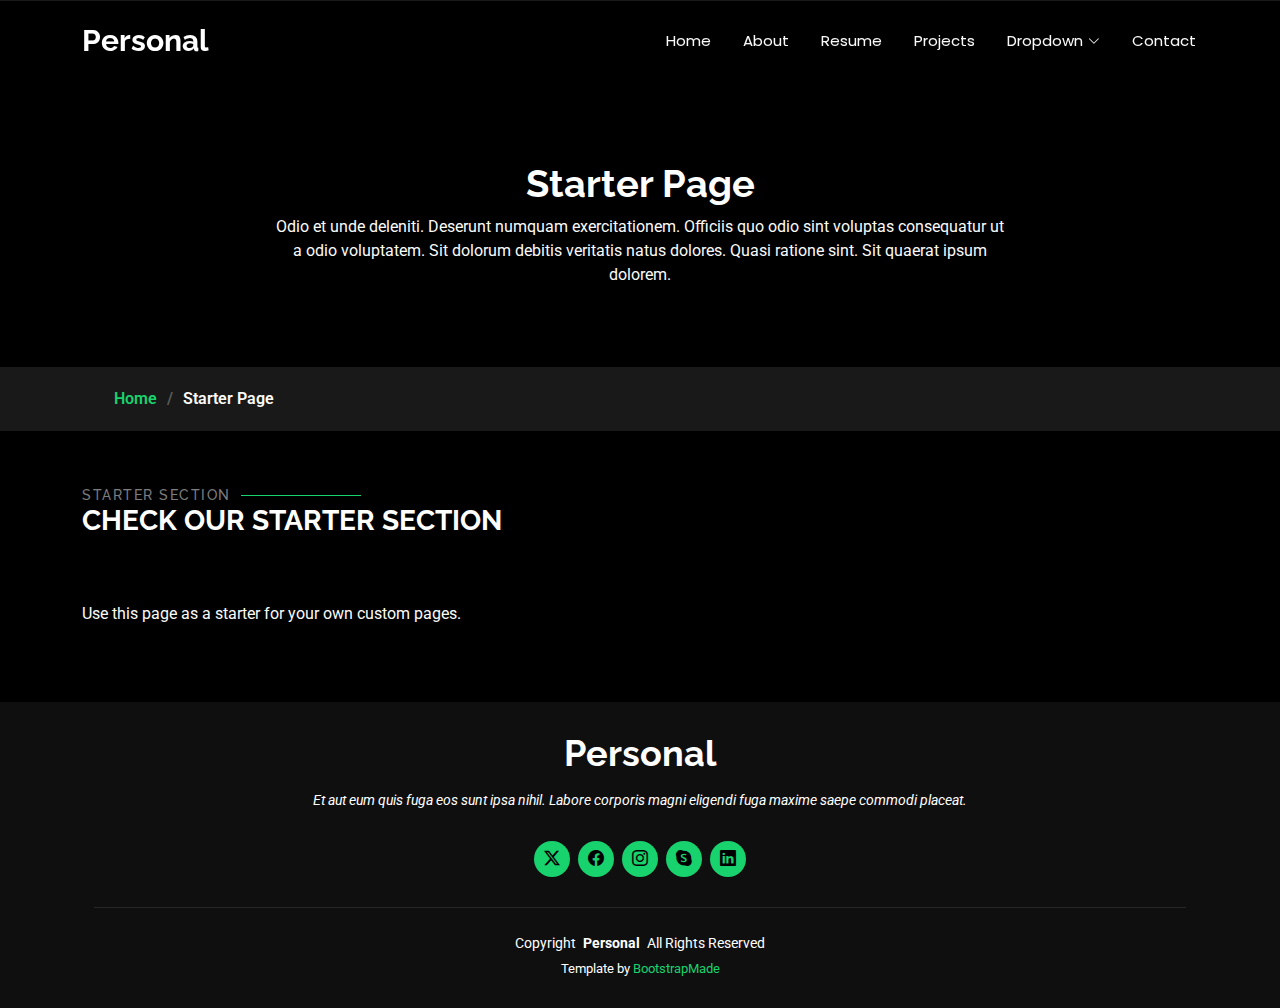
<file: starter-page.html>
<!DOCTYPE html>
<html lang="en">

<head>
  <meta charset="utf-8">
  <meta content="width=device-width, initial-scale=1.0" name="viewport">
  <title>Starter Page - Personal Bootstrap Template</title>
  <meta name="description" content="">
  <meta name="keywords" content="">

  <!-- Favicons -->
  <link href="assets/img/favicon.png" rel="icon">
  <link href="assets/img/apple-touch-icon.png" rel="apple-touch-icon">

  <!-- Fonts -->
  <link href="https://fonts.googleapis.com" rel="preconnect">
  <link href="https://fonts.gstatic.com" rel="preconnect" crossorigin>
  <link href="https://fonts.googleapis.com/css2?family=Roboto:ital,wght@0,100;0,300;0,400;0,500;0,700;0,900;1,100;1,300;1,400;1,500;1,700;1,900&family=Poppins:ital,wght@0,100;0,200;0,300;0,400;0,500;0,600;0,700;0,800;0,900;1,100;1,200;1,300;1,400;1,500;1,600;1,700;1,800;1,900&family=Raleway:ital,wght@0,100;0,200;0,300;0,400;0,500;0,600;0,700;0,800;0,900;1,100;1,200;1,300;1,400;1,500;1,600;1,700;1,800;1,900&display=swap" rel="stylesheet">

  <!-- Vendor CSS Files -->
  <link href="assets/vendor/bootstrap/css/bootstrap.min.css" rel="stylesheet">
  <link href="assets/vendor/bootstrap-icons/bootstrap-icons.css" rel="stylesheet">
  <link href="assets/vendor/aos/aos.css" rel="stylesheet">
  <link href="assets/vendor/swiper/swiper-bundle.min.css" rel="stylesheet">
  <link href="assets/vendor/glightbox/css/glightbox.min.css" rel="stylesheet">

  <!-- Main CSS File -->
  <link href="assets/css/main.css" rel="stylesheet">

  <!-- =======================================================
  * Template Name: Personal
  * Template URL: https://bootstrapmade.com/personal-free-resume-bootstrap-template/
  * Updated: Nov 04 2024 with Bootstrap v5.3.3
  * Author: BootstrapMade.com
  * License: https://bootstrapmade.com/license/
  ======================================================== -->
</head>

<body class="starter-page-page">

  <header id="header" class="header d-flex align-items-center fixed-top">
    <div class="container-fluid container-xl position-relative d-flex align-items-center justify-content-between">

      <a href="index.html" class="logo d-flex align-items-center">
        <!-- Uncomment the line below if you also wish to use an image logo -->
        <!-- <img src="assets/img/logo.png" alt=""> -->
        <h1 class="sitename">Personal</h1>
      </a>

      <nav id="navmenu" class="navmenu">
        <ul>
          <li><a href="index.html">Home</a></li>
          <li><a href="about.html">About</a></li>
          <li><a href="resume.html">Resume</a></li>
          <li><a href="projects.html">Projects</a></li>
          <!-- <li><a href="portfolio.html">Portfolio</a></li> -->
          <li class="dropdown"><a href="#"><span>Dropdown</span> <i class="bi bi-chevron-down toggle-dropdown"></i></a>
            <ul>
              <li><a href="#">Dropdown 1</a></li>
              <li class="dropdown"><a href="#"><span>Deep Dropdown</span> <i class="bi bi-chevron-down toggle-dropdown"></i></a>
                <ul>
                  <li><a href="#">Deep Dropdown 1</a></li>
                  <li><a href="#">Deep Dropdown 2</a></li>
                  <li><a href="#">Deep Dropdown 3</a></li>
                  <li><a href="#">Deep Dropdown 4</a></li>
                  <li><a href="#">Deep Dropdown 5</a></li>
                </ul>
              </li>
              <li><a href="#">Dropdown 2</a></li>
              <li><a href="#">Dropdown 3</a></li>
              <li><a href="#">Dropdown 4</a></li>
            </ul>
          </li>
          <li><a href="contact.html">Contact</a></li>
        </ul>
        <i class="mobile-nav-toggle d-xl-none bi bi-list"></i>
      </nav>

    </div>
  </header>

  <main class="main">

    <!-- Page Title -->
    <div class="page-title" data-aos="fade">
      <div class="heading">
        <div class="container">
          <div class="row d-flex justify-content-center text-center">
            <div class="col-lg-8">
              <h1>Starter Page</h1>
              <p class="mb-0">Odio et unde deleniti. Deserunt numquam exercitationem. Officiis quo odio sint voluptas consequatur ut a odio voluptatem. Sit dolorum debitis veritatis natus dolores. Quasi ratione sint. Sit quaerat ipsum dolorem.</p>
            </div>
          </div>
        </div>
      </div>
      <nav class="breadcrumbs">
        <div class="container">
          <ol>
            <li><a href="index.html">Home</a></li>
            <li class="current">Starter Page</li>
          </ol>
        </div>
      </nav>
    </div><!-- End Page Title -->

    <!-- Starter Section Section -->
    <section id="starter-section" class="starter-section section">

      <!-- Section Title -->
      <div class="container section-title" data-aos="fade-up">
        <h2>Starter Section</h2>
        <div><span>Check Our</span> <span class="description-title">Starter Section</span></div>
      </div><!-- End Section Title -->

      <div class="container" data-aos="fade-up">
        <p>Use this page as a starter for your own custom pages.</p>
      </div>

    </section><!-- /Starter Section Section -->

  </main>

  <footer id="footer" class="footer dark-background">
    <div class="container">
      <h3 class="sitename">Personal</h3>
      <p>Et aut eum quis fuga eos sunt ipsa nihil. Labore corporis magni eligendi fuga maxime saepe commodi placeat.</p>
      <div class="social-links d-flex justify-content-center">
        <a href=""><i class="bi bi-twitter-x"></i></a>
        <a href=""><i class="bi bi-facebook"></i></a>
        <a href=""><i class="bi bi-instagram"></i></a>
        <a href=""><i class="bi bi-skype"></i></a>
        <a href=""><i class="bi bi-linkedin"></i></a>
      </div>
      <div class="container">
        <div class="copyright">
          <span>Copyright</span> <strong class="px-1 sitename">Personal</strong> <span>All Rights Reserved</span>
        </div>
        <div class="credits">
          <!-- All the links in the footer should remain intact. -->
          <!-- You can delete the links only if you've purchased the pro version. -->
          <!-- Licensing information: https://bootstrapmade.com/license/ -->
          <!-- Purchase the pro version with working PHP/AJAX contact form: [buy-url] -->
          Template by <a href="https://bootstrapmade.com/">BootstrapMade</a>
        </div>
      </div>
    </div>
  </footer>

  <!-- Scroll Top -->
  <a href="#" id="scroll-top" class="scroll-top d-flex align-items-center justify-content-center"><i class="bi bi-arrow-up-short"></i></a>

  <!-- Preloader -->
  <div id="preloader"></div>

  <!-- Vendor JS Files -->
  <script src="assets/vendor/bootstrap/js/bootstrap.bundle.min.js"></script>
  <script src="assets/vendor/php-email-form/validate.js"></script>
  <script src="assets/vendor/aos/aos.js"></script>
  <script src="assets/vendor/typed.js/typed.umd.js"></script>
  <script src="assets/vendor/purecounter/purecounter_vanilla.js"></script>
  <script src="assets/vendor/waypoints/noframework.waypoints.js"></script>
  <script src="assets/vendor/swiper/swiper-bundle.min.js"></script>
  <script src="assets/vendor/glightbox/js/glightbox.min.js"></script>
  <script src="assets/vendor/imagesloaded/imagesloaded.pkgd.min.js"></script>
  <script src="assets/vendor/isotope-layout/isotope.pkgd.min.js"></script>

  <!-- Main JS File -->
  <script src="assets/js/main.js"></script>

</body>

</html>
</file>
<file: assets/css/main.css>
/**
* Template Name: Personal
* Template URL: https://bootstrapmade.com/personal-free-resume-bootstrap-template/
* Updated: Nov 04 2024 with Bootstrap v5.3.3
* Author: BootstrapMade.com
* License: https://bootstrapmade.com/license/
*/

/*--------------------------------------------------------------
# Font & Color Variables
# Help: https://bootstrapmade.com/color-system/
--------------------------------------------------------------*/
/* Fonts */
:root {
  --default-font: "Roboto",  system-ui, -apple-system, "Segoe UI", Roboto, "Helvetica Neue", Arial, "Noto Sans", "Liberation Sans", sans-serif, "Apple Color Emoji", "Segoe UI Emoji", "Segoe UI Symbol", "Noto Color Emoji";
  --heading-font: "Raleway",  sans-serif;
  --nav-font: "Poppins",  sans-serif;
}

/* Global Colors - The following color variables are used throughout the website. Updating them here will change the color scheme of the entire website */
:root { 
  --background-color: #000000; /* Background color for the entire website, including individual sections */
  --default-color: #fafafa; /* Default color used for the majority of the text content across the entire website */
  --heading-color: #ffffff; /* Color for headings, subheadings and title throughout the website */
  --accent-color: #18d26e; /* Accent color that represents your brand on the website. It's used for buttons, links, and other elements that need to stand out */
  --surface-color: #1a1a1a; /* The surface color is used as a background of boxed elements within sections, such as cards, icon boxes, or other elements that require a visual separation from the global background. */
  --contrast-color: #000000; /* Contrast color for text, ensuring readability against backgrounds of accent, heading, or default colors. */
}

/* Nav Menu Colors - The following color variables are used specifically for the navigation menu. They are separate from the global colors to allow for more customization options */
:root {
  --nav-color: #fafafa;  /* The default color of the main navmenu links */
  --nav-hover-color: #18d26e; /* Applied to main navmenu links when they are hovered over or active */
  --nav-mobile-background-color: #1a1a1a; /* Used as the background color for mobile navigation menu */
  --nav-dropdown-background-color: #1a1a1a; /* Used as the background color for dropdown items that appear when hovering over primary navigation items */
  --nav-dropdown-color: #fafafa; /* Used for navigation links of the dropdown items in the navigation menu. */
  --nav-dropdown-hover-color: #18d26e; /* Similar to --nav-hover-color, this color is applied to dropdown navigation links when they are hovered over. */
}

/* Color Presets - These classes override global colors when applied to any section or element, providing reuse of the sam color scheme. */

.light-background {
  --background-color: #1a1a1a;
  --surface-color: #343434;
}

.dark-background {
  --background-color: rgba(15, 15, 15, 0.975);
  --default-color: #ffffff;
  --heading-color: #ffffff;
  --surface-color: #292929f9;
  --contrast-color: #000000;
}

/* Smooth scroll */
:root {
  scroll-behavior: smooth;
}

/*--------------------------------------------------------------
# General Styling & Shared Classes
--------------------------------------------------------------*/
body {
  color: var(--default-color);
  background-color: var(--background-color);
  font-family: var(--default-font);
}

a {
  color: var(--accent-color);
  text-decoration: none;
  transition: 0.3s;
}

a:hover {
  color: color-mix(in srgb, var(--accent-color), transparent 25%);
  text-decoration: none;
}

h1,
h2,
h3,
h4,
h5,
h6 {
  color: var(--heading-color);
  font-family: var(--heading-font);
}

/* PHP Email Form Messages
------------------------------*/
.php-email-form .error-message {
  display: none;
  background: #df1529;
  color: #ffffff;
  text-align: left;
  padding: 15px;
  margin-bottom: 24px;
  font-weight: 600;
}

.php-email-form .sent-message {
  display: none;
  color: #ffffff;
  background: #059652;
  text-align: center;
  padding: 15px;
  margin-bottom: 24px;
  font-weight: 600;
}

.php-email-form .loading {
  display: none;
  background: var(--surface-color);
  text-align: center;
  padding: 15px;
  margin-bottom: 24px;
}

.php-email-form .loading:before {
  content: "";
  display: inline-block;
  border-radius: 50%;
  width: 24px;
  height: 24px;
  margin: 0 10px -6px 0;
  border: 3px solid var(--accent-color);
  border-top-color: var(--surface-color);
  animation: php-email-form-loading 1s linear infinite;
}

@keyframes php-email-form-loading {
  0% {
    transform: rotate(0deg);
  }

  100% {
    transform: rotate(360deg);
  }
}

/*--------------------------------------------------------------
# Global Header
--------------------------------------------------------------*/
.header {
  --background-color: rgba(0, 0, 0, 0);
  color: var(--default-color);
  background-color: var(--background-color);
  padding: 15px 0;
  transition: all 0.5s;
  z-index: 997;
}

.header .logo {
  line-height: 1;
}

.header .logo img {
  max-height: 32px;
  margin-right: 8px;
}

.header .logo h1 {
  font-size: 30px;
  margin: 0;
  font-weight: 700;
  color: var(--heading-color);
}

.scrolled .header {
  box-shadow: 0px 0 18px rgba(0, 0, 0, 0.1);
}

/* Global Header on Scroll
------------------------------*/
.scrolled .header {
  --background-color: rgba(0, 0, 0, 0.8);
}

/*--------------------------------------------------------------
# Navigation Menu
--------------------------------------------------------------*/
/* Desktop Navigation */
@media (min-width: 1200px) {
  .navmenu {
    padding: 0;
  }

  .navmenu ul {
    margin: 0;
    padding: 0;
    display: flex;
    list-style: none;
    align-items: center;
  }

  .navmenu li {
    position: relative;
  }

  .navmenu>ul>li {
    white-space: nowrap;
    padding: 15px 14px;
  }

  .navmenu>ul>li:last-child {
    padding-right: 0;
  }

  .navmenu a,
  .navmenu a:focus {
    color: var(--nav-color);
    font-size: 15px;
    padding: 0 2px;
    font-family: var(--nav-font);
    font-weight: 400;
    display: flex;
    align-items: center;
    justify-content: space-between;
    white-space: nowrap;
    transition: 0.3s;
    position: relative;
  }

  .navmenu a i,
  .navmenu a:focus i {
    font-size: 12px;
    line-height: 0;
    margin-left: 5px;
    transition: 0.3s;
  }

  .navmenu>ul>li>a:before {
    content: "";
    position: absolute;
    height: 2px;
    bottom: -6px;
    left: 0;
    background-color: var(--nav-hover-color);
    visibility: hidden;
    width: 0px;
    transition: all 0.3s ease-in-out 0s;
  }

  .navmenu a:hover:before,
  .navmenu li:hover>a:before,
  .navmenu .active:before {
    visibility: visible;
    width: 25px;
  }

  .navmenu li:hover>a,
  .navmenu .active,
  .navmenu .active:focus {
    color: var(--nav-hover-color);
  }

  .navmenu .dropdown ul {
    margin: 0;
    padding: 10px 0;
    background: var(--nav-dropdown-background-color);
    display: block;
    position: absolute;
    visibility: hidden;
    left: 14px;
    top: 130%;
    opacity: 0;
    transition: 0.3s;
    border-radius: 4px;
    z-index: 99;
    box-shadow: 0px 0px 30px rgba(0, 0, 0, 0.1);
  }

  .navmenu .dropdown ul li {
    min-width: 200px;
  }

  .navmenu .dropdown ul a {
    padding: 10px 20px;
    font-size: 15px;
    text-transform: none;
    color: var(--nav-dropdown-color);
  }

  .navmenu .dropdown ul a i {
    font-size: 12px;
  }

  .navmenu .dropdown ul a:hover,
  .navmenu .dropdown ul .active:hover,
  .navmenu .dropdown ul li:hover>a {
    color: var(--nav-dropdown-hover-color);
  }

  .navmenu .dropdown:hover>ul {
    opacity: 1;
    top: 100%;
    visibility: visible;
  }

  .navmenu .dropdown .dropdown ul {
    top: 0;
    left: -90%;
    visibility: hidden;
  }

  .navmenu .dropdown .dropdown:hover>ul {
    opacity: 1;
    top: 0;
    left: -100%;
    visibility: visible;
  }
}

/* Mobile Navigation */
@media (max-width: 1199px) {
  .mobile-nav-toggle {
    color: var(--nav-color);
    font-size: 28px;
    line-height: 0;
    margin-right: 10px;
    cursor: pointer;
    transition: color 0.3s;
  }

  .navmenu {
    padding: 0;
    z-index: 9997;
  }

  .navmenu ul {
    display: none;
    list-style: none;
    position: absolute;
    inset: 60px 20px 20px 20px;
    padding: 10px 0;
    margin: 0;
    border-radius: 6px;
    background-color: var(--nav-mobile-background-color);
    border: 1px solid color-mix(in srgb, var(--default-color), transparent 90%);
    box-shadow: none;
    overflow-y: auto;
    transition: 0.3s;
    z-index: 9998;
  }

  .navmenu a,
  .navmenu a:focus {
    color: var(--nav-dropdown-color);
    padding: 10px 20px;
    font-family: var(--nav-font);
    font-size: 17px;
    font-weight: 500;
    display: flex;
    align-items: center;
    justify-content: space-between;
    white-space: nowrap;
    transition: 0.3s;
  }

  .navmenu a i,
  .navmenu a:focus i {
    font-size: 12px;
    line-height: 0;
    margin-left: 5px;
    width: 30px;
    height: 30px;
    display: flex;
    align-items: center;
    justify-content: center;
    border-radius: 50%;
    transition: 0.3s;
    background-color: color-mix(in srgb, var(--accent-color), transparent 90%);
  }

  .navmenu a i:hover,
  .navmenu a:focus i:hover {
    background-color: var(--accent-color);
    color: var(--contrast-color);
  }

  .navmenu a:hover,
  .navmenu .active,
  .navmenu .active:focus {
    color: var(--nav-dropdown-hover-color);
  }

  .navmenu .active i,
  .navmenu .active:focus i {
    background-color: var(--accent-color);
    color: var(--contrast-color);
    transform: rotate(180deg);
  }

  .navmenu .dropdown ul {
    position: static;
    display: none;
    z-index: 99;
    padding: 10px 0;
    margin: 10px 20px;
    background-color: var(--nav-dropdown-background-color);
    transition: all 0.5s ease-in-out;
  }

  .navmenu .dropdown ul ul {
    background-color: rgba(33, 37, 41, 0.1);
  }

  .navmenu .dropdown>.dropdown-active {
    display: block;
    background-color: rgba(33, 37, 41, 0.03);
  }

  .mobile-nav-active {
    overflow: hidden;
  }

  .mobile-nav-active .mobile-nav-toggle {
    color: #fff;
    position: absolute;
    font-size: 32px;
    top: 15px;
    right: 15px;
    margin-right: 0;
    z-index: 9999;
  }

  .mobile-nav-active .navmenu {
    position: fixed;
    overflow: hidden;
    inset: 0;
    background: rgba(33, 37, 41, 0.8);
    transition: 0.3s;
  }

  .mobile-nav-active .navmenu>ul {
    display: block;
  }
}

/*--------------------------------------------------------------
# Global Footer
--------------------------------------------------------------*/
.footer {
  color: var(--default-color);
  background-color: var(--background-color);
  font-size: 14px;
  text-align: center;
  padding: 30px 0;
  position: relative;
}

.footer h3 {
  font-size: 36px;
  font-weight: 700;
  position: relative;
  padding: 0;
  margin: 0 0 15px 0;
}

.footer p {
  font-size: 15;
  font-style: italic;
  padding: 0;
  margin: 0 0 30px 0;
}

.footer .social-links {
  margin: 0 0 30px 0;
}

.footer .social-links a {
  font-size: 16px;
  display: flex;
  align-items: center;
  justify-content: center;
  background: var(--accent-color);
  color: var(--contrast-color);
  line-height: 1;
  margin: 0 4px;
  border-radius: 50%;
  text-align: center;
  width: 36px;
  height: 36px;
  transition: 0.3s;
}

.footer .social-links a:hover {
  background: color-mix(in srgb, var(--accent-color), transparent 20%);
  text-decoration: none;
}

.footer .copyright {
  padding-top: 25px;
  border-top: 1px solid color-mix(in srgb, var(--default-color), transparent 90%);
}

.footer .credits {
  font-size: 13px;
  padding-top: 5px;
}

/*--------------------------------------------------------------
# Preloader
--------------------------------------------------------------*/
#preloader {
  position: fixed;
  inset: 0;
  z-index: 999999;
  overflow: hidden;
  background: var(--background-color);
  transition: all 0.6s ease-out;
}

#preloader:before {
  content: "";
  position: fixed;
  top: calc(50% - 30px);
  left: calc(50% - 30px);
  border: 6px solid #ffffff;
  border-color: var(--accent-color) transparent var(--accent-color) transparent;
  border-radius: 50%;
  width: 60px;
  height: 60px;
  animation: animate-preloader 1.5s linear infinite;
}

@keyframes animate-preloader {
  0% {
    transform: rotate(0deg);
  }

  100% {
    transform: rotate(360deg);
  }
}

/*--------------------------------------------------------------
# Scroll Top Button
--------------------------------------------------------------*/
.scroll-top {
  position: fixed;
  visibility: hidden;
  opacity: 0;
  right: 15px;
  bottom: -15px;
  z-index: 99999;
  background-color: var(--accent-color);
  width: 44px;
  height: 44px;
  border-radius: 50px;
  transition: all 0.4s;
}

.scroll-top i {
  font-size: 24px;
  color: var(--contrast-color);
  line-height: 0;
}

.scroll-top:hover {
  background-color: color-mix(in srgb, var(--accent-color), transparent 20%);
  color: var(--contrast-color);
}

.scroll-top.active {
  visibility: visible;
  opacity: 1;
  bottom: 15px;
}

/*--------------------------------------------------------------
# Disable aos animation delay on mobile devices
--------------------------------------------------------------*/
@media screen and (max-width: 768px) {
  [data-aos-delay] {
    transition-delay: 0 !important;
  }
}

/*--------------------------------------------------------------
# Global Page Titles & Breadcrumbs
--------------------------------------------------------------*/
.page-title {
  color: var(--default-color);
  background-color: var(--background-color);
  position: relative;
}

.page-title .heading {
  padding: 160px 0 80px 0;
  border-top: 1px solid color-mix(in srgb, var(--default-color), transparent 90%);
}

.page-title .heading h1 {
  font-size: 38px;
  font-weight: 700;
}

.page-title nav {
  background-color: color-mix(in srgb, var(--default-color), transparent 90%);
  padding: 20px 0;
}

.page-title nav ol {
  display: flex;
  flex-wrap: wrap;
  list-style: none;
  margin: 0;
  font-size: 16px;
  font-weight: 600;
}

.page-title nav ol li+li {
  padding-left: 10px;
}

.page-title nav ol li+li::before {
  content: "/";
  display: inline-block;
  padding-right: 10px;
  color: color-mix(in srgb, var(--default-color), transparent 70%);
}

/*--------------------------------------------------------------
# Global Sections
--------------------------------------------------------------*/
section,
.section {
  color: var(--default-color);
  background-color: var(--background-color);
  padding: 60px 0;
  scroll-margin-top: 100px;
  overflow: clip;
}

@media (max-width: 1199px) {

  section,
  .section {
    scroll-margin-top: 66px;
  }
}

/*--------------------------------------------------------------
# Global Section Titles
--------------------------------------------------------------*/
.section-title {
  padding-bottom: 60px;
  position: relative;
}

.section-title h2 {
  font-size: 14px;
  font-weight: 500;
  padding: 0;
  line-height: 1px;
  margin: 0;
  letter-spacing: 1.5px;
  text-transform: uppercase;
  color: color-mix(in srgb, var(--default-color), transparent 50%);
  position: relative;
}

.section-title h2::after {
  content: "";
  width: 120px;
  height: 1px;
  display: inline-block;
  background: var(--accent-color);
  margin: 4px 10px;
}

.section-title div {
  color: var(--heading-color);
  margin: 0;
  margin: 0;
  font-size: 28px;
  font-weight: 700;
  text-transform: uppercase;
  font-family: var(--heading-font);
}

/*--------------------------------------------------------------
# Hero Section
--------------------------------------------------------------*/
/* Hero Section */
.hero {
  width: 100%;
  min-height: 100vh;
  position: relative;
  display: flex;
  align-items: center;
  justify-content: center;
  text-align: center;
  overflow: hidden;
}

.hero-img {
  position: absolute;
  top: 0;
  left: 0;
  width: 100%;
  height: 100%;
  object-fit: cover;
  z-index: 1;
}

.hero .container {
  position: relative;
  z-index: 2;
  display: flex;
  flex-direction: column;
  align-items: flex-start; /* Aligns text and icons to the left for desktop */
  padding-left: 6%; /* Moves further left for desktop */
}

.hero h2 {
  margin: 0;
  font-size: 64px;
  font-weight: 700;
  color: #fff;
}

.hero p {
  margin: 5px 0 0;
  font-size: 26px;
  color: #ddd;
}

.hero p span {
  letter-spacing: 1px;
  border-bottom: 2px solid var(--accent-color);
}

.hero .social-links {
  margin-top: 25px;
}

.hero .social-links a {
  background-color: color-mix(in srgb, var(--default-color), transparent 90%);
  color: var(--default-color);
  font-size: 14px;
  width: 40px;
  height: 40px;
  border-radius: 50px;
  display: inline-flex;
  align-items: center;
  justify-content: center;
  margin-right: 20px;
  transition: 0.3s;
}

.hero .social-links a:hover {
  background-color: var(--accent-color);
}

/* Responsive Adjustments */
@media (max-width: 768px) {
  .hero .container {
    align-items: center; /* Centers text and icons for mobile */
    padding-left: 0; /* No left padding for mobile */
    margin-top: -50%; /* Moves content further upwards for mobile */
  }

  .hero h2 {
    font-size: 32px;
  }

  .hero p {
    font-size: 20px;
  }
}

/*--------------------------------------------------------------
# Stats Section
--------------------------------------------------------------*/
.stats i {
  background-color: var(--surface-color);
  color: var(--accent-color);
  box-shadow: 0px 2px 25px rgba(0, 0, 0, 0.1);
  width: 54px;
  height: 54px;
  font-size: 24px;
  border-radius: 50px;
  border: 2px solid var(--background-color);
  display: inline-flex;
  align-items: center;
  justify-content: center;
  position: relative;
  z-index: 1;
}

.stats .stats-item {
  background-color: var(--surface-color);
  margin-top: -27px;
  padding: 30px 30px 25px 30px;
  width: 100%;
  position: relative;
  text-align: center;
  box-shadow: 0px 2px 35px rgba(0, 0, 0, 0.1);
  border-radius: 4px;
  z-index: 0;
}

.stats .stats-item span {
  font-size: 36px;
  display: block;
  font-weight: 700;
  color: color-mix(in srgb, var(--default-color), transparent 20%);
}

.stats .stats-item p {
  padding: 0;
  margin: 0;
  font-family: var(--heading-font);
  font-size: 16px;
}

/*--------------------------------------------------------------
# Skills Section
--------------------------------------------------------------*/
.skills .progress {
  height: 60px;
  display: block;
  background: none;
  border-radius: 0;
}

.skills .progress .skill {
  color: var(--heading-color);
  padding: 0;
  margin: 0 0 6px 0;
  text-transform: uppercase;
  display: block;
  font-weight: 600;
  font-family: var(--heading-font);
}

.skills .progress .skill .val {
  float: right;
  font-style: normal;
}

.skills .progress-bar-wrap {
  background: color-mix(in srgb, var(--default-color), transparent 90%);
  height: 10px;
}

.skills .progress-bar {
  width: 1px;
  height: 10px;
  transition: 0.9s;
  background-color: var(--accent-color);
}

/*--------------------------------------------------------------
# Interests Section
--------------------------------------------------------------*/
.interests .features-item {
  background-color: var(--surface-color);
  display: flex;
  align-items: center;
  padding: 20px;
  transition: 0.3s;
  border: 1px solid color-mix(in srgb, var(--default-color), transparent 90%);
  position: relative;
}

.interests .features-item i {
  font-size: 32px;
  padding-right: 10px;
  line-height: 0;
}

.interests .features-item h3 {
  font-weight: 700;
  margin: 0;
  padding: 0;
  line-height: 1;
  font-size: 16px;
}

.interests .features-item h3 a {
  color: var(--heading-color);
  transition: 0.3s;
}

.interests .features-item:hover {
  border-color: var(--accent-color);
}

.interests .features-item:hover h3 a {
  color: var(--accent-color);
}

/*--------------------------------------------------------------
# Testimonials Section
--------------------------------------------------------------*/
.testimonials .testimonials-carousel,
.testimonials .testimonials-slider {
  overflow: hidden;
}

.testimonials .testimonial-item {
  box-sizing: content-box;
  min-height: 320px;
}

.testimonials .testimonial-item .testimonial-img {
  width: 90px;
  border-radius: 50%;
  margin: -40px 0 0 40px;
  position: relative;
  z-index: 2;
  border: 6px solid var(--background-color);
}

.testimonials .testimonial-item h3 {
  font-size: 18px;
  font-weight: bold;
  margin: 10px 0 5px 45px;
}

.testimonials .testimonial-item h4 {
  font-size: 14px;
  color: color-mix(in srgb, var(--default-color), transparent 20%);
  margin: 0 0 0 45px;
}

.testimonials .testimonial-item .quote-icon-left,
.testimonials .testimonial-item .quote-icon-right {
  color: color-mix(in srgb, var(--accent-color), transparent 50%);
  font-size: 26px;
  line-height: 0;
}

.testimonials .testimonial-item .quote-icon-left {
  display: inline-block;
  left: -5px;
  position: relative;
}

.testimonials .testimonial-item .quote-icon-right {
  display: inline-block;
  right: -5px;
  position: relative;
  top: 10px;
  transform: scale(-1, -1);
}

.testimonials .testimonial-item p {
  font-style: italic;
  margin: 0 15px 0 15px;
  padding: 20px 20px 60px 20px;
  background: var(--surface-color);
  border-radius: 6px;
  position: relative;
  z-index: 1;
}

.testimonials .swiper-wrapper {
  height: auto;
}

.testimonials .swiper-pagination {
  margin-top: 20px;
  position: relative;
}

.testimonials .swiper-pagination .swiper-pagination-bullet {
  width: 12px;
  height: 12px;
  background-color: var(--background-color);
  opacity: 1;
  border: 1px solid var(--accent-color);
}

.testimonials .swiper-pagination .swiper-pagination-bullet-active {
  background-color: var(--accent-color);
}

/*--------------------------------------------------------------
# Resume Section
--------------------------------------------------------------*/
.resume .resume-title {
  color: var(--heading-color);
  font-size: 26px;
  font-weight: 700;
  margin-top: 20px;
  margin-bottom: 20px;
}

.resume .resume-item {
  padding: 0 0 20px 20px;
  margin-top: -2px;
  border-left: 2px solid var(--accent-color);
  position: relative;
}

.resume .resume-item h4 {
  line-height: 18px;
  font-size: 18px;
  font-weight: 600;
  text-transform: uppercase;
  color: color-mix(in srgb, var(--default-color), transparent 20%);
  margin-bottom: 10px;
}

.resume .resume-item h5 {
  font-size: 16px;
  padding: 5px 15px;
  display: inline-block;
  font-weight: 600;
  margin-bottom: 10px;
}

.resume .resume-item ul {
  padding-left: 20px;
}

.resume .resume-item ul li {
  padding-bottom: 10px;
}

.resume .resume-item:last-child {
  padding-bottom: 0;
}

.resume .resume-item::before {
  content: "";
  position: absolute;
  width: 16px;
  height: 16px;
  border-radius: 50px;
  left: -9px;
  top: 0;
  background: var(--background-color);
  border: 2px solid var(--accent-color);
}

/*--------------------------------------------------------------
# Services Section
--------------------------------------------------------------*/
.services .service-item {
  background-color: var(--surface-color);
  text-align: center;
  padding: 80px 20px;
  transition: all ease-in-out 0.3s;
  height: 100%;
}

.services .service-item .icon {
  margin: 0 auto;
  width: 64px;
  height: 64px;
  background: var(--accent-color);
  border-radius: 4px;
  display: flex;
  align-items: center;
  justify-content: center;
  margin-bottom: 20px;
  transition: 0.3s;
  transform-style: preserve-3d;
}

.services .service-item .icon i {
  color: var(--contrast-color);
  font-size: 28px;
  transition: ease-in-out 0.3s;
}

.services .service-item .icon::before {
  position: absolute;
  content: "";
  left: -8px;
  top: -8px;
  height: 100%;
  width: 100%;
  background: color-mix(in srgb, var(--accent-color), transparent 80%);
  border-radius: 5px;
  transition: all 0.3s ease-out 0s;
  transform: translateZ(-1px);
}

.services .service-item h3 {
  font-weight: 700;
  margin: 10px 0 15px 0;
  font-size: 22px;
}

.services .service-item p {
  line-height: 24px;
  font-size: 14px;
  margin-bottom: 0;
}

.services .service-item:hover {
  background: var(--accent-color);
  border-color: var(--accent-color);
}

.services .service-item:hover .icon {
  background: var(--surface-color);
}

.services .service-item:hover .icon i {
  color: var(--accent-color);
}

.services .service-item:hover .icon::before {
  background: color-mix(in srgb, var(--background-color), transparent 70%);
}

.services .service-item:hover h3,
.services .service-item:hover p {
  color: var(--contrast-color);
}

/*--------------------------------------------------------------
# Service Details Section
--------------------------------------------------------------*/
.service-details .services-list {
  background-color: var(--surface-color);
  padding: 10px 30px;
  border: 1px solid color-mix(in srgb, var(--default-color), transparent 90%);
  margin-bottom: 20px;
}

.service-details .services-list a {
  display: block;
  line-height: 1;
  padding: 8px 0 8px 15px;
  border-left: 3px solid color-mix(in srgb, var(--default-color), transparent 70%);
  margin: 20px 0;
  color: color-mix(in srgb, var(--default-color), transparent 20%);
  transition: 0.3s;
}

.service-details .services-list a.active {
  color: var(--heading-color);
  font-weight: 700;
  border-color: var(--accent-color);
}

.service-details .services-list a:hover {
  border-color: var(--accent-color);
}

.service-details .services-img {
  margin-bottom: 20px;
}

.service-details h3 {
  font-size: 26px;
  font-weight: 700;
}

.service-details h4 {
  font-size: 20px;
  font-weight: 700;
}

.service-details p {
  font-size: 15px;
}

.service-details ul {
  list-style: none;
  padding: 0;
  font-size: 15px;
}

.service-details ul li {
  padding: 5px 0;
  display: flex;
  align-items: center;
}

.service-details ul i {
  font-size: 20px;
  margin-right: 8px;
  color: var(--accent-color);
}

/*--------------------------------------------------------------
# Portfolio Section
--------------------------------------------------------------*/
.portfolio .portfolio-filters {
  padding: 0;
  margin: 0 auto 20px auto;
  list-style: none;
  text-align: center;
}

.portfolio .portfolio-filters li {
  cursor: pointer;
  display: inline-block;
  padding: 0;
  font-size: 18px;
  font-weight: 500;
  margin: 0 10px;
  line-height: 1;
  margin-bottom: 5px;
  transition: all 0.3s ease-in-out;
}

.portfolio .portfolio-filters li:hover,
.portfolio .portfolio-filters li.filter-active {
  color: var(--accent-color);
}

.portfolio .portfolio-filters li:first-child {
  margin-left: 0;
}

.portfolio .portfolio-filters li:last-child {
  margin-right: 0;
}

@media (max-width: 575px) {
  .portfolio .portfolio-filters li {
    font-size: 14px;
    margin: 0 5px;
  }
}

.portfolio .portfolio-content {
  position: relative;
  overflow: hidden;
}

.portfolio .portfolio-content img {
  transition: 0.3s;
}

.portfolio .portfolio-content .portfolio-info {
  opacity: 0;
  position: absolute;
  inset: 0;
  z-index: 3;
  transition: all ease-in-out 0.3s;
  background: rgba(0, 0, 0, 0.6);
  padding: 15px;
}

.portfolio .portfolio-content .portfolio-info h4 {
  font-size: 14px;
  padding: 5px 10px;
  font-weight: 400;
  color: #ffffff;
  display: inline-block;
  background-color: var(--accent-color);
}

.portfolio .portfolio-content .portfolio-info p {
  position: absolute;
  bottom: 10px;
  text-align: center;
  display: inline-block;
  left: 0;
  right: 0;
  font-size: 16px;
  font-weight: 600;
  color: rgba(255, 255, 255, 0.8);
}

.portfolio .portfolio-content .portfolio-info .preview-link,
.portfolio .portfolio-content .portfolio-info .details-link {
  position: absolute;
  left: calc(50% - 40px);
  font-size: 26px;
  top: calc(50% - 14px);
  color: #fff;
  transition: 0.3s;
  line-height: 1.2;
}

.portfolio .portfolio-content .portfolio-info .preview-link:hover,
.portfolio .portfolio-content .portfolio-info .details-link:hover {
  color: var(--accent-color);
}

.portfolio .portfolio-content .portfolio-info .details-link {
  left: 50%;
  font-size: 34px;
  line-height: 0;
}

.portfolio .portfolio-content:hover .portfolio-info {
  opacity: 1;
}

.portfolio .portfolio-content:hover img {
  transform: scale(1.1);
}

/*--------------------------------------------------------------
# Portfolio Details Section
--------------------------------------------------------------*/
.portfolio-details .portfolio-details-slider img {
  width: 100%;
}

.portfolio-details .portfolio-details-slider .swiper-pagination {
  margin-top: 20px;
  position: relative;
}

.portfolio-details .portfolio-details-slider .swiper-pagination .swiper-pagination-bullet {
  width: 12px;
  height: 12px;
  background-color: color-mix(in srgb, var(--default-color), transparent 85%);
  opacity: 1;
}

.portfolio-details .portfolio-details-slider .swiper-pagination .swiper-pagination-bullet-active {
  background-color: var(--accent-color);
}

.portfolio-details .portfolio-info {
  background-color: var(--surface-color);
  padding: 30px;
  box-shadow: 0px 0 30px rgba(0, 0, 0, 0.1);
}

.portfolio-details .portfolio-info h3 {
  font-size: 22px;
  font-weight: 700;
  margin-bottom: 20px;
  padding-bottom: 20px;
  border-bottom: 1px solid color-mix(in srgb, var(--default-color), transparent 85%);
}

.portfolio-details .portfolio-info ul {
  list-style: none;
  padding: 0;
  font-size: 15px;
}

.portfolio-details .portfolio-info ul li+li {
  margin-top: 10px;
}

.portfolio-details .portfolio-description {
  padding-top: 30px;
}

.portfolio-details .portfolio-description h2 {
  font-size: 26px;
  font-weight: 700;
  margin-bottom: 20px;
}

.portfolio-details .portfolio-description p {
  padding: 0;
  color: color-mix(in srgb, var(--default-color), transparent 30%);
}

/*--------------------------------------------------------------
# Starter Section Section
--------------------------------------------------------------*/
.starter-section {
  /* Add your styles here */
}

/*--------------------------------------------------------------
# Contact Section
--------------------------------------------------------------*/
.contact .info-item {
  box-shadow: 0px 0px 20px rgba(0, 0, 0, 0.1);
  padding: 20px 30px;
}

.contact .info-item .icon {
  color: var(--contrast-color);
  background-color: var(--accent-color);
  width: 56px;
  height: 56px;
  font-size: 24px;
  display: flex;
  justify-content: center;
  align-items: center;
  transition: all 0.3s ease-in-out;
  border-radius: 50%;
  margin-right: 15px;
}

.contact .info-item h3 {
  font-size: 18px;
  font-weight: 700;
  margin: 0 0 2px 0;
}

.contact .info-item p {
  padding: 0;
  margin-bottom: 0;
  font-size: 14px;
}

.contact .info-item .social-links a {
  font-size: 24px;
  display: inline-block;
  line-height: 1;
  margin: 4px 6px 0 0;
  transition: 0.3s;
  color: color-mix(in srgb, var(--default-color), transparent 50%);
}

.contact .info-item .social-links a:hover {
  color: var(--accent-color);
}

.contact .php-email-form {
  box-shadow: 0px 0px 20px rgba(0, 0, 0, 0.1);
  padding: 30px;
  margin-top: 30px;
}

@media (max-width: 575px) {
  .contact .php-email-form {
    padding: 20px;
  }
}

.contact .php-email-form input[type=text],
.contact .php-email-form input[type=email],
.contact .php-email-form textarea {
  color: var(--default-color);
  background-color: color-mix(in srgb, var(--background-color), transparent 50%);
  border-color: color-mix(in srgb, var(--default-color), transparent 80%);
  font-size: 14px;
  padding: 10px 15px;
  box-shadow: none;
  border-radius: 0;
}

.contact .php-email-form input[type=text]:focus,
.contact .php-email-form input[type=email]:focus,
.contact .php-email-form textarea:focus {
  border-color: var(--accent-color);
}

.contact .php-email-form input[type=text]::placeholder,
.contact .php-email-form input[type=email]::placeholder,
.contact .php-email-form textarea::placeholder {
  color: color-mix(in srgb, var(--default-color), transparent 70%);
}

.contact .php-email-form button[type=submit] {
  color: var(--contrast-color);
  background: var(--accent-color);
  border: 0;
  padding: 10px 30px;
  transition: 0.4s;
  border-radius: 50px;
}

.contact .php-email-form button[type=submit]:hover {
  background: color-mix(in srgb, var(--accent-color), transparent 20%);
}
</file>
